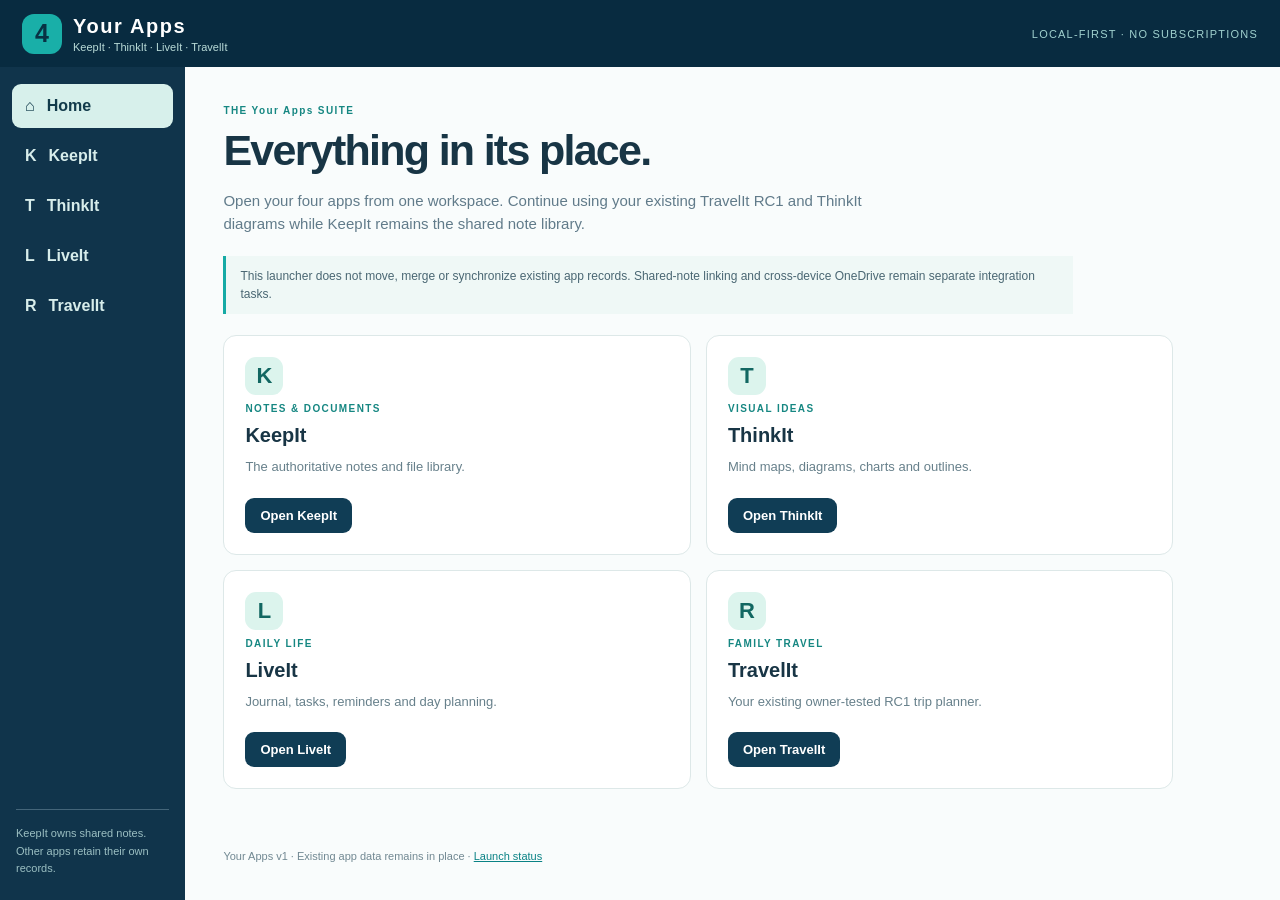
<file: apps/index.html>
<!doctype html>
<html lang="en"><head><meta charset="utf-8"><meta name="viewport" content="width=device-width,initial-scale=1,viewport-fit=cover"><meta name="theme-color" content="#113149"><title>Your Apps — KeepIt · ThinkIt · LiveIt · TravelIt</title><meta name="description" content="KeepIt, ThinkIt, LiveIt and TravelIt from one suite."><meta http-equiv="Content-Security-Policy" content="default-src 'self'; script-src 'self'; style-src 'self'; img-src 'self' data:; connect-src 'self'; frame-src 'self'; object-src 'none'; base-uri 'none'"><link rel="manifest" href="./manifest.webmanifest"><link rel="icon" href="./icon.svg" type="image/svg+xml"><link rel="stylesheet" href="./style.css"></head>
<body><header class="top"><a class="brand" href="./"><b class="logo">4</b><span><strong>Your Apps</strong><small>KeepIt · ThinkIt · LiveIt · TravelIt</small></span></a><span class="topright">Local-first · No subscriptions</span></header>
<div class="layout"><nav aria-label="Apps" class="nav"><button type="button" data-app="home" aria-current="page">⌂ <span>Home</span></button><button type="button" data-app="keepit">K <span>KeepIt</span></button><button type="button" data-app="thinkit">T <span>ThinkIt</span></button><button type="button" data-app="liveit">L <span>LiveIt</span></button><button type="button" data-app="travelit">R <span>TravelIt</span></button><p class="navnote">KeepIt owns shared notes. Other apps retain their own records.</p></nav>
<main><section id="home"><div class="eyebrow">THE Your Apps SUITE</div><h1>Everything in its place.</h1><p class="lead">Open your four apps from one workspace. Continue using your existing TravelIt RC1 and ThinkIt diagrams while KeepIt remains the shared note library.</p><p class="notice">This launcher does not move, merge or synchronize existing app records. Shared-note linking and cross-device OneDrive remain separate integration tasks.</p>
<div class="cards"><article><div class="symbol">K</div><div class="meta">NOTES &amp; DOCUMENTS</div><h2>KeepIt</h2><p>The authoritative notes and file library.</p><a href="https://kdg-007.github.io/" target="_blank" rel="noopener noreferrer">Open KeepIt</a></article><article><div class="symbol">T</div><div class="meta">VISUAL IDEAS</div><h2>ThinkIt</h2><p>Mind maps, diagrams, charts and outlines.</p><a href="/thinkit/" target="_blank" rel="noopener noreferrer">Open ThinkIt</a></article><article><div class="symbol">L</div><div class="meta">DAILY LIFE</div><h2>LiveIt</h2><p>Journal, tasks, reminders and day planning.</p><a href="https://kdg-007.github.io/partners/liveit/thinkit/1a26c53e24e1b903260b/index.html" target="_blank" rel="noopener noreferrer">Open LiveIt</a></article><article><div class="symbol">R</div><div class="meta">FAMILY TRAVEL</div><h2>TravelIt</h2><p>Your existing owner-tested RC1 trip planner.</p><a href="/" target="_blank" rel="noopener noreferrer">Open TravelIt</a></article></div></section>
<section id="active" hidden><div class="apphead"><div><div id="group" class="eyebrow"></div><h1 id="appname">Workspace</h1><p id="summary"></p></div><a id="full" href="/" target="_blank" rel="noopener noreferrer">Open full screen</a></div><p id="status" class="status"></p><div id="pane" hidden><iframe id="appframe" title="App workspace" loading="eager"></iframe></div><div id="external" hidden><h2 id="externalname"></h2><p>Open this application directly so it can use its existing browser storage and account permissions. No migration or sign-in is performed by Your Apps.</p><a id="externalurl" href="/" target="_blank" rel="noopener noreferrer">Open application</a></div><details><summary>Data ownership and shared notes</summary><p id="data"></p><p id="notes"></p></details></section>
<footer>Your Apps v1 · Existing app data remains in place · <a href="https://github.com/kdg-007/keepit-build-private/issues/22" target="_blank" rel="noopener noreferrer">Launch status</a></footer></main></div><script type="module" src="./app.js"></script></body></html>
</file>
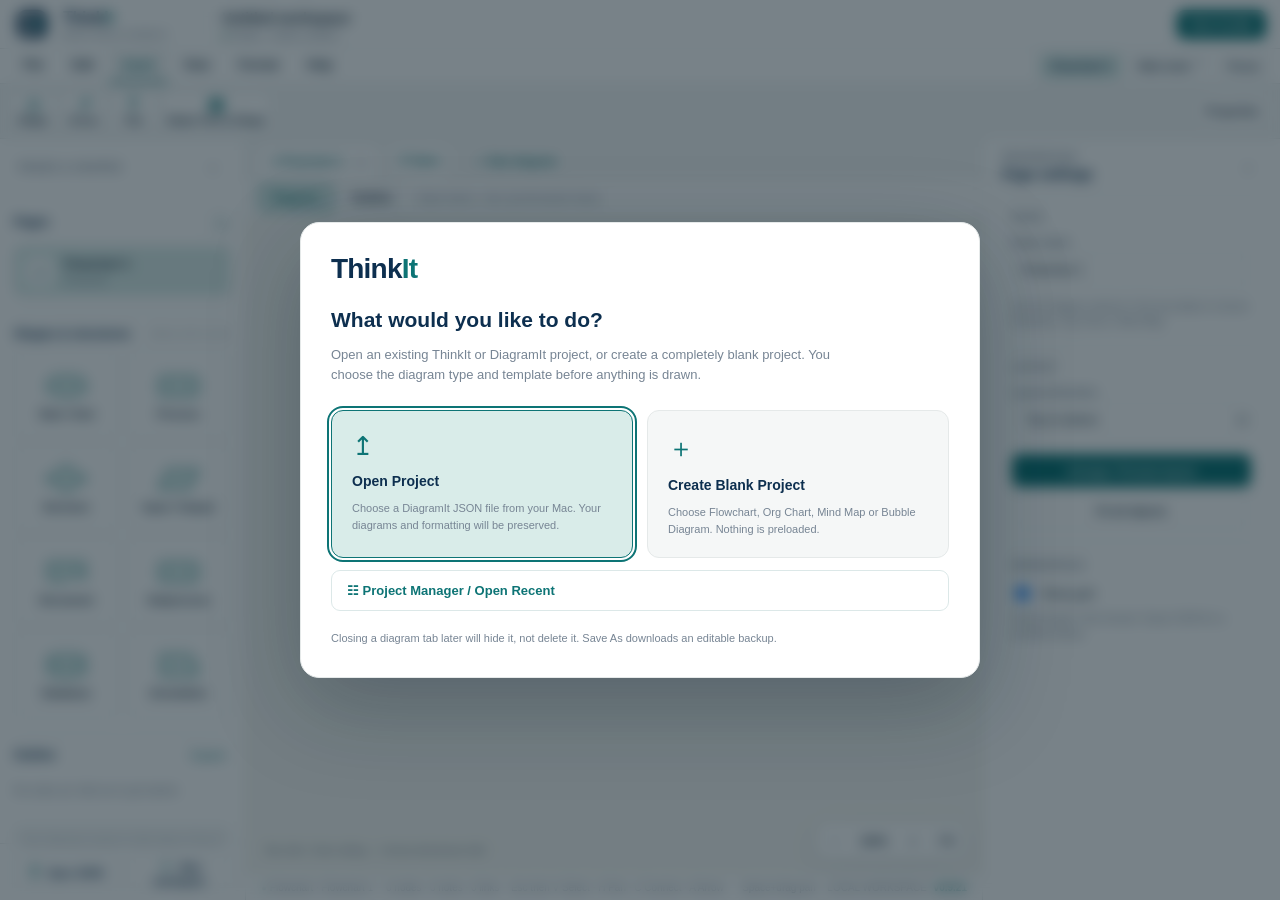
<file: thinkit/index.html>
<!doctype html><html lang="en"><head><meta charset="utf-8"><meta name="viewport" content="width=device-width,initial-scale=1"><title>ThinkIt</title><meta http-equiv="refresh" content="0;url=./t42c1-11eee8e45cad/index.html"></head><body><p><a href="./t42c1-11eee8e45cad/index.html">Open ThinkIt</a></p><script>location.replace("./t42c1-11eee8e45cad/index.html"+location.search+location.hash)</script></body></html>
</file>
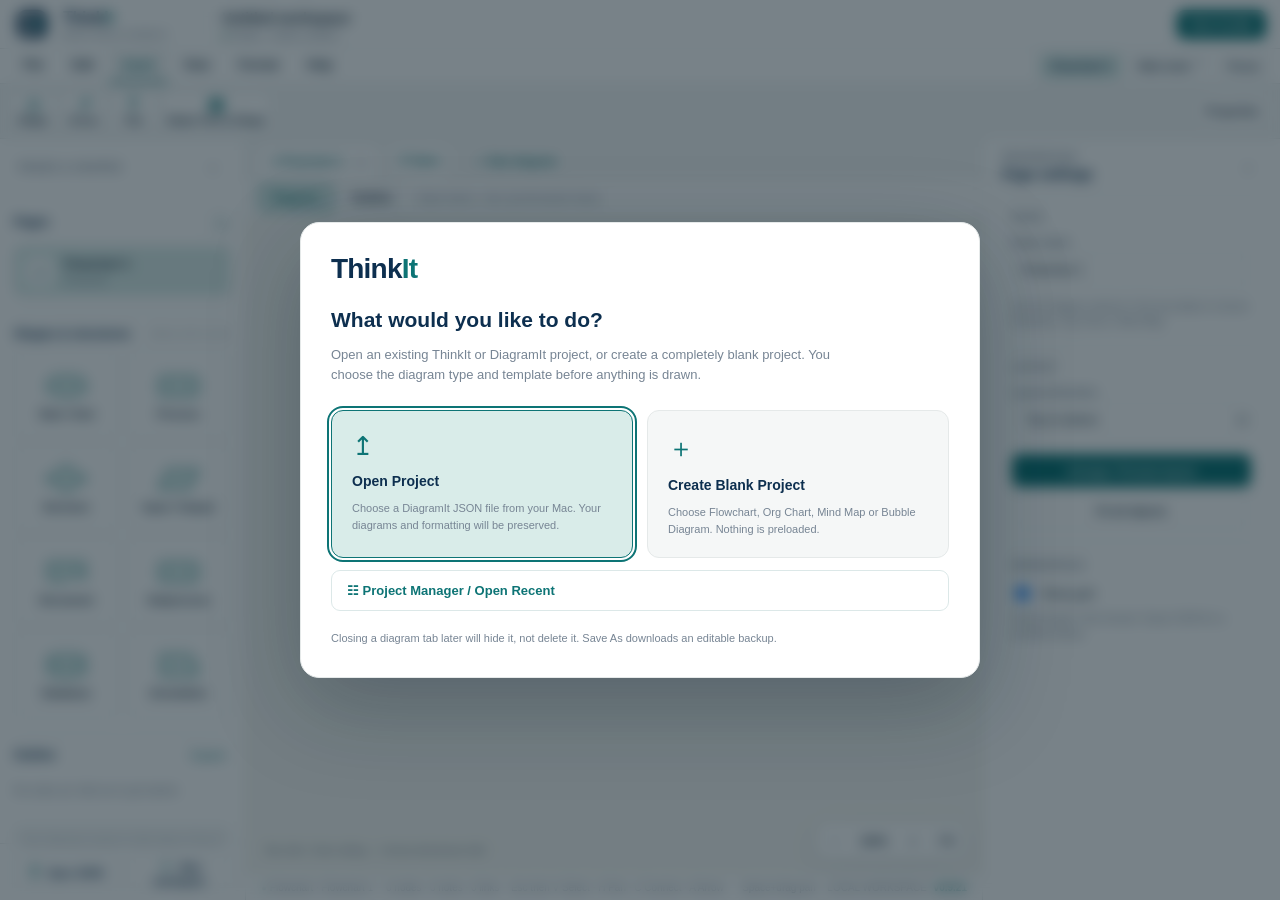
<file: thinkit/t42c1-11eee8e45cad/index.html>
<!DOCTYPE html>

<html lang="en"><head><meta charset="utf-8"/><meta content="width=device-width, initial-scale=1" name="viewport"/><meta content="#0D2F4F" name="theme-color"/><title>ThinkIt · v0.9.21</title><link href="/thinkit/t42c1-11eee8e45cad/assets/thinkit-0.css" rel="stylesheet"/><link href="[data-uri]" rel="icon" type="image/png"/><link href="/thinkit/t42c1-11eee8e45cad/assets/thinkit-1.css" rel="stylesheet"/><link rel="manifest" href="./manifest.webmanifest"/><script defer src="./standalone-bootstrap.js"></script></head>
<body data-theme="light">
<div id="app"><button class="di-focus-exit" id="diFocusExit" type="button">Exit Focus · Esc</button>
<header class="topbar">
<button class="icon-btn mobile-menu" id="mobileMenu" type="button" aria-label="Open Pages & Shapes panel" aria-controls="leftSidebar" aria-expanded="false" title="Show Pages & Shapes">☰</button>
<div class="brand"><span aria-hidden="true" class="brand-mark diagramit-mark"><svg height="36" viewbox="0 0 48 48" width="36"><rect fill="#0D2F4F" height="38" rx="12" width="40" x="4" y="5"></rect><path d="M14 13 H24 C36 13 37 35 24 35 H14 Z" fill="none" stroke="#F7F7F3" stroke-linejoin="round" stroke-width="4.5"></path><path d="M18 24 H35" stroke="#21B6B0" stroke-width="3"></path><circle cx="35" cy="24" fill="#21B6B0" r="4"></circle></svg></span><div class="brand-text"><strong>Think<span class="brand-accent">It</span></strong><small>MAKE IDEAS CONNECT</small></div></div>
<span class="header-sep"></span>
<div class="document-title-wrap"><input aria-label="Document title" class="document-title" id="docName" spellcheck="false" title="Rename document" value="DiagramIt Workspace"/><span class="save-status" id="saveStatus" title="This version saves only on this device"><span class="status-dot"></span>Checking local storage…</span></div>
<div class="header-actions">
<button aria-label="Undo" class="icon-btn" id="btnUndo" title="Undo (⌘Z)">↶</button><button aria-label="Redo" class="icon-btn" id="btnRedo" title="Redo (⇧⌘Z)">↷</button>
<span class="header-sep compact-sep"></span><button class="quiet-btn" id="btnCommand" title="Command palette (⌘K)"><span class="magnify">⌕</span> <span class="hide-narrow">Commands</span> <kbd>⌘K</kbd></button>
<button class="top-btn top-btn-outline" id="btnExport">Export <span class="chevron">⌄</span></button><button class="top-btn top-btn-primary" id="btnSave">Save <span class="hide-narrow">locally</span></button>
<button class="top-btn top-btn-outline" id="bubbleOpenTop" style="display:none" title="Open DiagramIt project">Open JSON</button><button class="top-btn top-btn-outline" id="bubbleModeTop" style="display:none" title="Change diagram type">◯ Bubble Diagram ▾</button><button aria-label="Toggle dark mode" class="icon-btn" id="btnTheme" title="Toggle dark mode">◐</button>
<button class="icon-btn" id="btnHelp" title="Help and shortcuts">?</button>
</div>
</header>
<nav aria-label="Application menus" class="di-menubar" id="diMenuBar">
<div class="di-menu-tabs" id="diMenuTabs" role="menubar"></div>
<div class="di-menu-spacer"></div>
<button class="di-mode-badge" id="diActiveMode" title="Current diagram type; create or switch diagrams" type="button">Flowchart ▾</button>
<button aria-expanded="true" class="di-quiet" id="diRibbonToggle" title="Hide or show tools (⌘\)" type="button">Hide tools <span aria-hidden="true">⌃</span></button>
<button aria-pressed="false" class="di-quiet" id="diFocusToggle" title="Focus mode (Shift+F)" type="button">Focus</button>
<div class="di-menu-popup" hidden="" id="diMenuPopup" role="menu"></div>
</nav>
<section aria-label="Contextual tools" class="di-ribbon" id="diRibbon">
<div class="di-ribbon-content" id="diRibbonContent"></div>
<div class="di-ribbon-end"><button class="di-ribbon-inspector di-quiet" id="diInspectorToggle" title="Show or hide Properties" type="button">Properties</button></div>
</section>
<main class="workspace">
<button class="di-mobile-panel-backdrop" id="diMobilePanelBackdrop" type="button" aria-label="Close open side panel" hidden></button>
<aside aria-label="Diagram library" class="sidebar left-sidebar" id="leftSidebar"><div aria-label="Resize shape library" class="panel-resizer left-resizer" id="leftResizer" role="separator" title="Drag to resize sidebar"></div>
<div class="sidebar-top"><div class="sidebar-title">PAGES &amp; SHAPES</div><button class="collapse-btn" id="leftCollapse" type="button" aria-label="Close Pages &amp; Shapes panel" title="Close Pages &amp; Shapes panel"><span class="di-desktop-collapse" aria-hidden="true">‹</span><span class="di-mobile-close-label" aria-hidden="true">✕ Close</span></button></div>
<div class="sidebar-scroll">
<div class="section-title-row"><div class="sidebar-heading">Pages</div><button class="small-action" id="btnNewPage" title="Create new diagram page">＋</button></div>
<div class="page-list" id="pageList"></div>
<div class="sidebar-divider"></div>
<div class="section-title-row"><div class="sidebar-heading">Shapes &amp; structures</div><span class="tiny-hint">DRAG OR CLICK</span></div>
<div class="shape-library" id="shapeLibrary"></div>
<div class="sidebar-divider"></div>
<div class="section-title-row"><div class="sidebar-heading">Outline</div><button class="mind-notes-trigger" hidden="" id="btnMindNotes" title="Open searchable Outline &amp; Notes">Notes</button><button class="mini-text-btn" id="btnOutlineExpand" title="Expand all branches">Expand</button></div>
<div class="outline-tree" id="outlineTree"></div>
<div class="sidebar-bottom-note">Your diagrams remain on this device. Export a DiagramIt JSON backup to move them to another computer.</div>
</div>
<div class="left-footer"><button class="footer-action" id="btnImport" title="Open a saved DiagramIt JSON project"><span>↥</span> Open JSON</button><button class="footer-action" id="btnNewDoc" title="Create new workspace"><span>＋</span> New workspace</button></div>
</aside>
<section class="editor-shell">
<div class="editor-toolbar">
<div class="tool-set"><button class="tool-btn panel-toggle" id="btnLeftToggle" title="Show or hide Pages &amp; Shapes"><span class="tool-ico">☷</span><span>Pages &amp; Shapes</span></button><button class="tool-btn" id="btnNewPageTop" title="Create a new diagram page"><span class="tool-ico">＋</span><span>New page</span></button></div><div class="toolbar-rule"></div><div class="tool-set"><button class="tool-btn" id="btnConnect" title="Add a directional arrow between nodes (C)"><span class="tool-ico">↗</span><span class="tool-label">Connect</span></button><button class="tool-btn" id="btnArrow" title="Draw a free-standing arrow anywhere (A)"><span class="tool-ico">➜</span><span class="tool-label">Free arrow</span></button></div>
<div class="toolbar-rule"></div>
<div class="tool-set"><button class="tool-btn" id="btnFormatPainter" title="Copy selected node formatting, then click target (⌘⌥C)"><span class="tool-ico">♧</span><span>Format painter</span></button><button class="tool-btn" id="btnTextBox" title="Add a free text box (T)"><span class="tool-ico">T</span><span>Text box</span></button><button class="tool-btn" id="btnAttachText" title="Attach a caption to the selected shape"><span class="tool-ico">▤</span><span>Attach text</span></button><button class="toolbar-btn" id="btnQuickAdd" title="Add node"><span class="plus-glyph">＋</span> Add node</button><button class="toolbar-btn organize-btn" id="btnAutoLayout" title="Organize diagram: arrangement, hierarchy and spacing">▦ <span class="hide-narrow">Organize ▾</span></button><button class="toolbar-btn" hidden="" id="btnDepartment" title="Create a department and attach to the team structure">＋ Department</button><button class="icon-btn toolbar-icon" id="btnGroup" title="Group selected nodes (⌘G)">▣</button><button class="icon-btn toolbar-icon" id="btnUngroup" title="Ungroup (⇧⌘G)">▫</button></div>
<div class="toolbar-spacer"></div>
<button class="mode-pill mode-button" id="modePill" title="Change diagram type or create a new diagram">Diagram: Flowchart ▾</button>
<button class="icon-btn toolbar-icon" id="btnGrid" title="Toggle grid">⊞</button>
<button class="tool-btn panel-toggle" id="btnRightToggle" title="Show or hide Properties panel">⚙ <span>Properties</span></button>
</div>
<div aria-label="Open diagram tabs" class="page-tabs" id="pageTabs"></div>
<div class="di-no-open-page" id="diNoOpenPage"><span style="font-size:42px;color:var(--teal)">◇</span><h2>Your workspace is clear</h2><p>Closed diagram tabs are still in this project. Reopen any diagram without losing its objects, or create a new one.</p><button id="diEmptyOpen" type="button">Open a diagram</button></div><iframe id="bubbleFrame" loading="eager" referrerpolicy="no-referrer" style="display:none" title="Bubble Diagram architectural programming workspace"></iframe><div id="t22ViewBar" class="t22-view-bar" role="group" aria-label="Workspace view" hidden>
  <button type="button" id="t22DiagramBtn" aria-pressed="true">Diagram</button>
  <button type="button" id="t22OutlineBtn" aria-pressed="false">Outline</button>
  <span class="t22-view-help">Same items · two synchronized views</span>
</div>
<section id="t22OutlinePanel" class="t22-outline-panel" aria-label="Editable numbered outline" hidden>
  <div class="t22-outline-tools">
    <button type="button" id="t22AddRoot">+ Item</button>
    <button type="button" id="t22AddChild">+ Subitem</button>
    <button type="button" id="t22Indent">Indent</button>
    <button type="button" id="t22Outdent">Outdent</button>
    <button type="button" id="t22GroupFlow" hidden>Set WBS group…</button>
    <button type="button" id="t22MoveUp">Move up</button>
    <button type="button" id="t22MoveDown">Move down</button>
    <button type="button" id="t22Delete">Delete</button>
    <label class="t22-outline-preset">Numbering <select id="t22Preset" aria-label="WBS numbering preset"><option value="standard">1.1</option><option value="padded">01.01</option><option value="work-package">WP-01.01</option><option value="custom">Custom</option></select></label>
    <label class="t22-outline-code-label">Code column <input id="t22CodeLabel" type="text" maxlength="64" aria-label="WBS code column name" placeholder="WBS" /></label>
    <button type="button" id="t22NumberingOptions" aria-label="Advanced WBS numbering options">Numbering options…</button>
    <button type="button" id="t22ExportCsv" aria-label="Export entire outline as CSV">Export CSV</button>
    <button type="button" id="t22PrintOutline" aria-label="Print entire outline">Print outline</button>
    <label class="t22-col-toggle"><input id="t22ShowDeps" type="checkbox" checked> Details</label>
    <label class="t22-col-toggle"><input id="t22ShowParent" type="checkbox" checked> Parent</label>
    <label class="t22-outline-filter">Find <input id="t22Search" type="search" placeholder="Code or item name" aria-label="Search outline"></label>
  </div>
  <div class="t22-outline-head" role="row">
    <div role="columnheader" id="t22CodeHead">WBS</div>
    <div role="columnheader" id="t22NameHead">Item / Activity Name</div>
    <div role="columnheader" id="t22DepsHead">Dependencies</div>
    <div role="columnheader" id="t22ParentHead">Parent / Reports to</div>
  </div>
  <div id="t22OutlineScroll" class="t22-outline-scroll" role="treegrid" tabindex="0" aria-label="Numbered outline table" aria-rowcount="0">
    <div id="t22OutlineRows" class="t22-outline-rows"></div>
  </div>
  <details id="t22Issues" class="t22-issues" hidden><summary id="t22IssuesSummary">WBS issues</summary><div id="t22IssueRows" class="t22-issue-rows"></div></details>
  <div id="t22OutlineStatus" class="t22-outline-status" role="status" aria-live="polite">Ready</div>
</section>
<div class="canvas-wrap" id="canvasWrap">
<svg aria-label="Interactive diagram canvas" id="diagramSvg" role="application" tabindex="0" xmlns="http://www.w3.org/2000/svg"><defs><pattern height="24" id="gridPattern" patternunits="userSpaceOnUse" width="24"><circle cx="1" cy="1" fill="var(--grid-dot)" r="0.9"></circle></pattern><marker id="arrowMarker" markerheight="7" markerwidth="7" orient="auto-start-reverse" refx="9" refy="5" viewbox="0 0 10 10"><path d="M0 0 L10 5 L0 10 Z" fill="var(--line-strong)"></path></marker><marker id="arrowAccent" markerheight="7" markerwidth="7" orient="auto-start-reverse" refx="9" refy="5" viewbox="0 0 10 10"><path d="M0 0 L10 5 L0 10 Z" fill="var(--teal)"></path></marker><marker id="diagramitArrow_filled" markerheight="8" markerwidth="8" orient="auto-start-reverse" refx="11" refy="6" viewbox="0 0 12 12"><path d="M1 1 L11 6 L1 11 Z" fill="#38586D" stroke="#38586D" stroke-width="1"></path></marker><marker id="diagramitArrow_open" markerheight="8" markerwidth="8" orient="auto-start-reverse" refx="11" refy="6" viewbox="0 0 12 12"><path d="M1 1 L11 6 L1 11" fill="none" stroke="#38586D" stroke-width="1.7"></path></marker><marker id="diagramitArrow_diamond" markerheight="8" markerwidth="8" orient="auto-start-reverse" refx="10" refy="6" viewbox="0 0 12 12"><path d="M1 6 L6 1 L11 6 L6 11 Z" fill="#38586D" stroke="#38586D" stroke-width="1"></path></marker></defs><rect fill="transparent" height="100%" id="canvasBackground" width="100%" x="0" y="0"></rect><g id="camera"><g id="gridLayer"></g><g id="previewLayer"></g><g id="edgeLayer"></g><g id="nodeLayer"></g><g id="overlayLayer"></g></g></svg>
<div class="floating-selection" hidden="" id="selectionToolbar"><span id="selectionCount">1 selected</span><span class="float-line"></span><button id="floatEdit" title="Edit text (F2)">Edit</button><button id="floatChild" title="Add connected child (Tab)">＋ Child</button><button id="floatDuplicate" title="Duplicate (⌘D)">⧉</button><button id="floatDelete" title="Delete selected objects">⌫</button></div>
<div class="empty-hint" hidden="" id="emptyHint"><span class="empty-symbol">◇</span><strong>Start with a shape</strong><span>Choose a shape on the left or press the Add node button.</span></div>
<div aria-live="polite" class="toast" id="toast" role="status"></div>
<div class="canvas-bottom-left"><span class="canvas-guide" id="modeNote">Drag shapes onto the canvas · Connect from circular ports</span></div>
<div class="zoom-controls"><button id="btnZoomOut" title="Zoom out">−</button><span id="zoomValue">100%</span><button id="btnZoomIn" title="Zoom in">+</button><span class="zoom-rule"></span><button id="btnFit" title="Fit diagram (⇧1)">Fit</button></div>
</div>
<div class="statusbar"><div><span class="ready-light">●</span> <span id="statusMode">Ready</span><span class="status-sep">·</span><span id="statusCounts">0 nodes</span></div><span class="status-tip">Esc then V Select · H Pan · C Connect · A Arrow <span class="status-sep">·</span> Space+drag pan</span><div>LOCAL WORKSPACE <span class="version-tag">v0.9.21</span></div></div>
</section>
<aside aria-label="Properties inspector" class="sidebar inspector" id="inspector"><div aria-label="Resize inspector" class="panel-resizer right-resizer" id="rightResizer" role="separator" title="Drag to resize inspector"></div>
<div class="sidebar-top"><div><div class="sidebar-title">PROPERTIES</div><div class="inspector-subheading" id="inspectorType">Canvas properties</div></div><button class="collapse-btn" id="rightCollapse" type="button" aria-label="Close Properties panel" title="Close Properties panel"><span class="di-desktop-collapse" aria-hidden="true">›</span><span class="di-mobile-close-label" aria-hidden="true">✕ Close</span></button></div>
<div class="inspector-content" id="inspectorContent"></div>
</aside>
</main>
</div>
<input accept=".json,application/json" hidden="" id="fileInput" type="file"/>
<div hidden="" id="modalRoot"></div>
<div aria-labelledby="diStartTitle" aria-modal="true" class="di-start-screen" hidden="" id="diStartScreen" role="dialog">
<div class="di-start-card"><div class="di-start-logo">Think<b>It</b></div>
<h1 id="diStartTitle">What would you like to do?</h1><p>Open an existing ThinkIt or DiagramIt project, or create a completely blank project. You choose the diagram type and template before anything is drawn.</p>
<div class="di-start-actions"><button class="di-start-action" id="diStartOpen" type="button"><span class="di-start-icon">↥</span><strong>Open Project</strong><small>Choose a DiagramIt JSON file from your Mac. Your diagrams and formatting will be preserved.</small></button>
<button class="di-start-action" id="diStartCreate" type="button"><span class="di-start-icon">＋</span><strong>Create Blank Project</strong><small>Choose Flowchart, Org Chart, Mind Map or Bubble Diagram. Nothing is preloaded.</small></button></div>
<button class="di-start-resume" id="diStartRecent" type="button">☷ Project Manager / Open Recent</button>
<button class="di-start-resume" hidden="" id="diStartResume" type="button">↪ Resume the project saved on this device</button>
<p class="di-start-foot">Closing a diagram tab later will hide it, not delete it. Save As downloads an editable backup.</p></div>
</div>
<script defer="" src="/thinkit/t42c1-11eee8e45cad/assets/thinkit-0.js"></script>
<script defer="" src="/thinkit/t42c1-11eee8e45cad/assets/thinkit-1.js"></script>
<link href="/thinkit/t42c1-11eee8e45cad/assets/outline-workspace.css" rel="stylesheet"/><script defer="" src="/thinkit/t42c1-11eee8e45cad/assets/outline-wbs.js"></script>
<script defer="" src="/thinkit/t42c1-11eee8e45cad/assets/thinkit-2.js"></script>
</body></html>
</file>
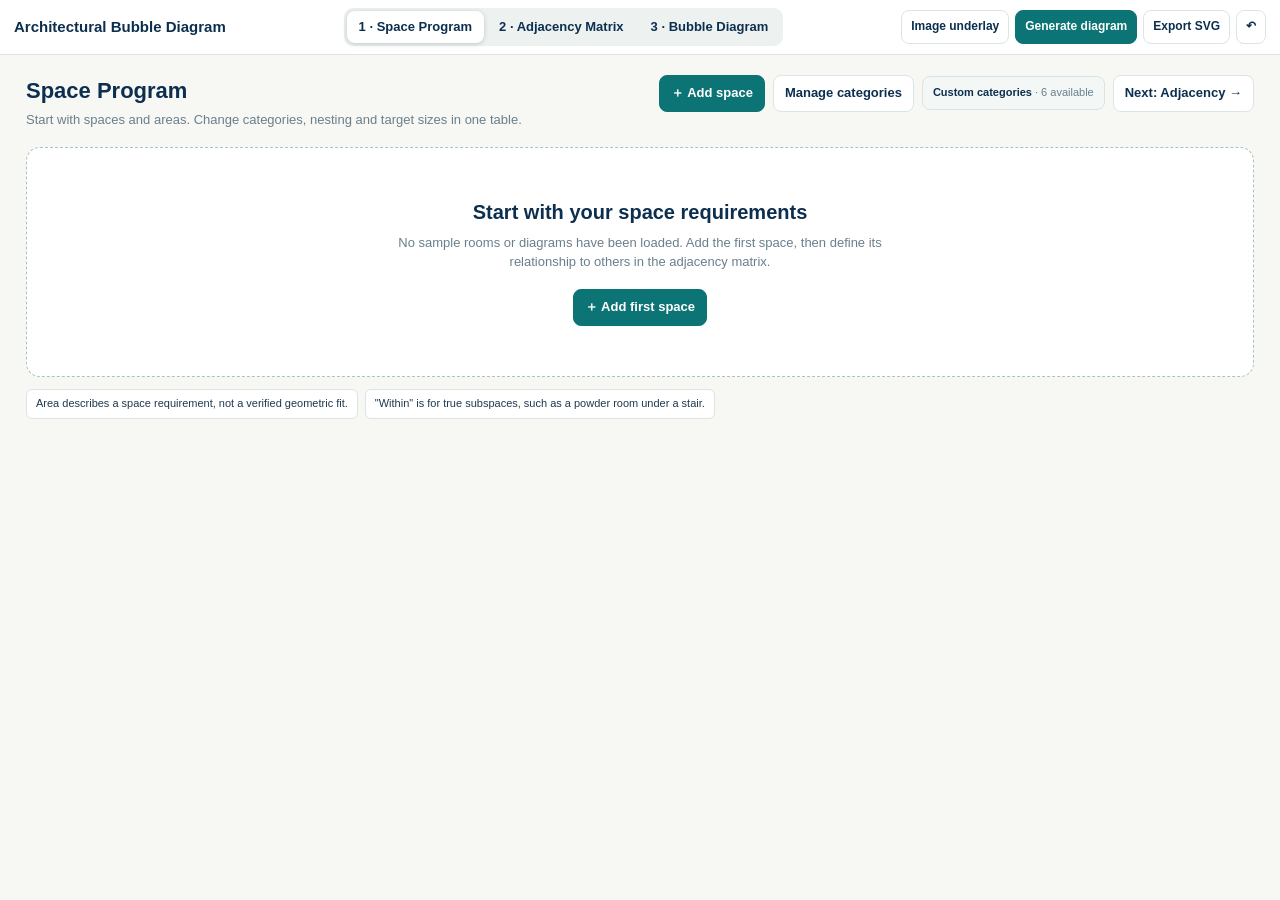
<file: thinkit/t42c1-11eee8e45cad/bubble.html>
<!DOCTYPE html>
<html lang="en"><head><meta charset="utf-8"/><meta content="width=device-width, initial-scale=1" name="viewport"/><title>DiagramIt · Bubble workspace v0.9.3</title>
<link href="/thinkit/t42c1-11eee8e45cad/assets/bubble-0.css" rel="stylesheet"/><link href="/thinkit/t42c1-11eee8e45cad/assets/bubble-1.css" rel="stylesheet"/>
<link href="/thinkit/t42c1-11eee8e45cad/assets/bubble-2.css" rel="stylesheet"/>
<link href="/thinkit/t42c1-11eee8e45cad/assets/bubble-3.css" rel="stylesheet"/>
</head><body><script defer="" src="/thinkit/t42c1-11eee8e45cad/assets/bubble-0.js"></script><div class="app">
<header class="top"><div class="top-title">Architectural Bubble Diagram</div><div class="tabs" role="tablist"><button data-view="program" id="tabProgram">1 · Space Program</button><button data-view="matrix" id="tabMatrix">2 · Adjacency Matrix</button><button data-view="canvas" id="tabCanvas">3 · Bubble Diagram</button></div><div class="actions"><button id="importPlanBtn">Image underlay</button><button class="primary" id="generateBtn">Generate diagram</button><button id="exportSvgBtn">Export SVG</button><button id="undoBtn" title="Undo">↶</button></div></header>
<main class="workspace">
<section class="sheet hidden" id="programSheet"><div class="sheet-wrap"><div class="sheet-header"><div><h2>Space Program</h2><p>Start with spaces and areas. Change categories, nesting and target sizes in one table.</p></div><div class="sheet-ctrl"><button class="primary" id="addSpaceProgram">＋ Add space</button><button id="addZoneBtn">Manage categories</button><span class="template-note" id="zoneTemplateNotice"></span><button id="goMatrixBtn">Next: Adjacency →</button></div></div><div class="table-frame" id="programTableFrame"><table><thead><tr><th style="width:63px">ID</th><th class="program-name">Space / Activity</th><th style="width:108px">Target area (m²)</th><th style="width:145px">Functional zone</th><th style="width:160px">Within / Parent space</th><th style="width:120px">Bubble shape</th><th style="width:72px"></th></tr></thead><tbody id="programRows"></tbody></table></div><div class="empty hidden" id="programEmpty"><strong>Start with your space requirements</strong><p>No sample rooms or diagrams have been loaded. Add the first space, then define its relationship to others in the adjacency matrix.</p><button class="primary" id="firstSpace">＋ Add first space</button></div><div class="legend"><span>Area describes a space requirement, not a verified geometric fit.</span><span>"Within" is for true subspaces, such as a powder room under a stair.</span></div></div></section>
<section class="sheet hidden" id="matrixSheet"><div class="sheet-wrap"><div class="sheet-header"><div><h2>Adjacency Matrix</h2><p>Define desired proximity or separation. Generate once, then refine positions without restarting the concept.</p></div><div class="sheet-ctrl"><label class="small" for="matrixHeaderMode">Column headings</label><select aria-label="Matrix column display" id="matrixHeaderMode"><option value="names">Full space names</option><option value="abbrev">Abbreviated names</option><option value="numbers">Numbers</option></select><button id="addSpaceMatrix">＋ Add space</button><button id="auditMatrixBtn" title="Inspect program, AEIOUX relationships and diagram positions without altering the arrangement">Review layout</button><button id="ratingDefaultsMatrix" title="Define connector styles for each adjacency rating">Line defaults A–X</button><button id="editZonesMatrixBtn" title="Edit KDG functional zones and their properties">Zones &amp; colors</button><button id="goProgramBtn">Edit program</button><button class="primary" id="generateMatrixBtn">Generate bubble diagram →</button></div></div><div class="row hidden" id="matrixNavigator" style="padding:9px 12px;background:#f0f5f4;border:1px solid #d7e3e1;border-radius:8px;margin:8px 0;gap:10px;align-items:center;flex-wrap:wrap"><span aria-live="polite" class="small" id="matrixRangeText"></span><button aria-label="Previous matrix rows" id="matrixPrevRows" type="button">← Previous rows</button><button aria-label="Next matrix rows" id="matrixNextRows" type="button">Next rows →</button><label class="small" for="matrixJumpRow">Show space number</label><input aria-label="Jump to matrix space row" id="matrixJumpRow" min="1" step="1" style="max-width:85px" type="number"/><button id="matrixGoRowBtn" type="button">Go</button><span class="small" style="color:#667d83">All ratings remain available; only visible rows are drawn.</span></div><div class="empty hidden" id="matrixEmpty"><strong>Add spaces first</strong><p>The matrix will grow automatically as you add rooms or activities. All starting relationships are unassigned (U).</p><button class="primary" id="emptyAdd">＋ Add first space</button></div><div class="table-frame" id="matrixTableFrame"><table class="matrix-table"><thead id="matrixHead"></thead><tbody id="matrixBody"></tbody></table></div><div class="legend"><span class="rate-A">A · Must be adjacent</span><span class="rate-E">E · Especially close</span><span class="rate-I">I · Important</span><span class="rate-O">O · Ordinary</span><span class="rate-U">U · Unimportant</span><span class="rate-X">X · Avoid adjacency</span></div><p class="small" style="margin-top:10px">Change the upper-triangle cells. Ratings are symmetric and indicate proximity—not the direction of movement. Circulation arrows are added independently on the diagram canvas.</p></div></section>
<section class="canvas-layout hidden" id="canvasPage"><div class="canvas-pane"><div class="canvas-toolbar"><button id="backMatrixBtn">← Matrix</button><button id="auditCanvasBtn" title="Review required adjacencies and layout risks without moving spaces">Review layout</button><button class="choice" id="selectToolBtn">Select</button><select aria-label="Architectural line type" class="diagram-selector" id="semanticArrowPreset" title="Choose meaning before connecting spaces"></select><select aria-label="Graphic arrow appearance" class="diagram-selector" id="graphicArrowStyle" title="Visual arrow style — separate from its architectural meaning"></select><button class="choice" id="arrowToolBtn">Draw line / arrow</button><button class="choice" id="paintBtn" title="Copy style from a bubble or line, then click matching destination">◈ Format painter</button><button class="choice" id="ratingDefaultsCanvas" title="Manage default connector styles for A E I O U X">Line defaults A–X</button><button id="addCanvasSpaceBtn">＋ Bubble</button><button id="editZonesCanvasBtn" title="Edit zone names, groups, CAD layers and colors">Zones &amp; colors</button><button id="addTextNoteBtn" title="Insert a freely positioned text note">＋ Text note</button><button id="envGallerySun" title="Insert an editable sun-path illustration">☼ Sun</button><button id="envGalleryWind" title="Insert an editable wind-flow illustration">≋ Wind</button><label class="small show-area-toggle"><input id="showAreasToggle" type="checkbox"/> Show areas</label><select id="themeSelect" title="Presentation style"><option value="formal">Formal</option><option value="sketch">Sketch</option></select><label class="small hidden" id="sketchIntensityWrap">Sketch character <select id="sketchIntensity" title="How expressive the hand-drawn strokes should be"><option value="1">Light pencil</option><option value="2">Loose sketch</option><option value="3">Freehand marker</option></select></label><label class="small">Size mode <select id="sizingMode"><option value="area">Proportional to area</option><option value="conceptual">Conceptual / free sizing</option></select></label><label class="small">Diagram scale <input id="bubbleScaleRange" max="2.4" min="0.45" step="0.05" style="width:90px;vertical-align:middle" type="range"/></label><button id="fitBtn">Fit</button><button id="overlayBtn">Underlay</button></div><div class="canvas-panel"><svg aria-label="Editable bubble diagram workspace" id="diagram" role="img" tabindex="0" viewbox="0 0 1100 790"></svg><div class="floating">Click a bubble to edit its name · Drag to move · <strong>Option + drag</strong> duplicates · Delete removes · Resize / rotate / edit outline in Properties.</div><div class="toast hidden" id="toast"></div></div><div class="status"><span id="statusSummary">No diagram yet</span><span>Conceptual arrangement — not a dimensioned floor plan</span></div></div><aside class="inspector"><h3 id="inspectorHeading">Diagram settings</h3><div id="inspectorBody"></div></aside></section>
</main><aside aria-label="Bubble diagram layout review" aria-modal="false" class="review-panel hidden" id="auditPanel" role="dialog"></aside><input accept="image/*" class="hidden" id="underlayFile" type="file">
<script defer="" src="/thinkit/t42c1-11eee8e45cad/assets/bubble-1.js"></script>
<script defer="" src="/thinkit/t42c1-11eee8e45cad/assets/bubble-2.js"></script></input></div></body></html>
</file>
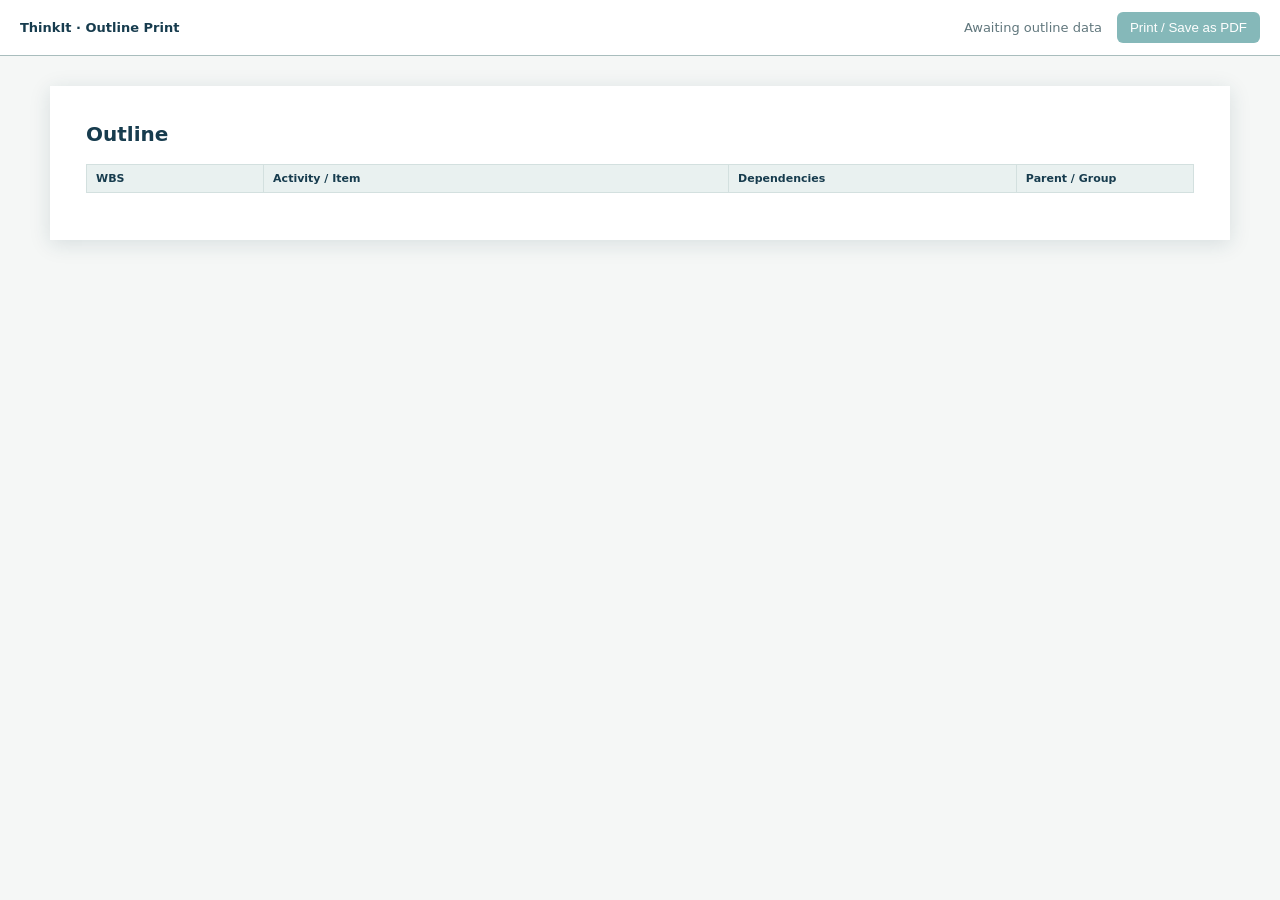
<file: thinkit/t42c1-11eee8e45cad/outline-print.html>
<!doctype html><html lang="en"><head><meta charset="utf-8"><meta name="referrer" content="no-referrer"><meta name="viewport" content="width=device-width,initial-scale=1"><title>ThinkIt Outline Print</title><link rel="stylesheet" href="/thinkit/t42c1-11eee8e45cad/assets/outline-print.css"><script defer src="/thinkit/t42c1-11eee8e45cad/assets/outline-print.js"></script></head><body><div class="controls"><strong>ThinkIt · Outline Print</strong><span id="state" role="status">Awaiting outline data</span><button id="print" type="button" disabled>Print / Save as PDF</button></div><main><h1 id="title">Outline</h1><p id="mode"></p><table><thead><tr><th id="codeHead">WBS</th><th id="nameHead">Activity / Item</th><th id="depsHead">Dependencies</th><th id="parentHead">Parent / Group</th></tr></thead><tbody id="rows"></tbody></table><p id="footer"></p></main></body></html>
</file>
<file: apps/style.css>
:root{font-family:-apple-system,BlinkMacSystemFont,"Segoe UI",Arial,sans-serif;color:#183545;background:#f9fcfc}*{box-sizing:border-box}body{margin:0}a{color:inherit}button{font:inherit;cursor:pointer}.top{height:67px;background:#082b40;color:#fff;display:flex;align-items:center;justify-content:space-between;padding:11px 22px}.brand{display:flex;align-items:center;gap:11px;text-decoration:none}.logo{height:40px;width:40px;display:grid;place-items:center;background:#19afa8;border-radius:12px;font-size:25px;color:#083244}.brand strong{display:block;font-size:20px;letter-spacing:.08em}.brand small{display:block;color:#b9dbd7;font-size:11px;margin-top:3px}.topright{font-size:11px;letter-spacing:.11em;text-transform:uppercase;color:#a0d1ce}.layout{display:grid;grid-template-columns:185px minmax(0,1fr);min-height:calc(100dvh - 67px)}.nav{background:#10344b;padding:17px 12px;display:flex;flex-direction:column;gap:6px;color:#d7edeb}.nav button{border:0;background:none;color:inherit;text-align:left;padding:12px 13px;border-radius:9px;font-weight:700;min-height:44px;display:flex;align-items:center;gap:12px}.nav button:first-letter{font-size:16px}.nav button:hover{background:#ffffff12}.nav button[aria-current=page]{background:#d7f0eb;color:#123b4b}.navnote{font-size:11px;color:#9bbfc2;line-height:1.6;margin:auto 4px 5px;padding-top:15px;border-top:1px solid #446579}main{padding:clamp(18px,3vw,40px);min-width:0;display:flex;flex-direction:column;gap:20px}.eyebrow,.meta{font-size:10px;font-weight:850;letter-spacing:.14em;color:#168782}h1{font-size:clamp(29px,4vw,43px);line-height:1.14;letter-spacing:-.04em;margin:10px 0 15px}p{line-height:1.5}.lead{max-width:670px;color:#617b8a;font-size:15px}.notice{font-size:12px;color:#4a6773;border-left:3px solid #16aaa5;padding:11px 14px;background:#eff8f6;max-width:850px;margin:21px 0}.cards{display:grid;grid-template-columns:repeat(2,minmax(220px,1fr));max-width:950px;gap:15px}.cards article{background:#fff;border:1px solid #dde8e8;border-radius:13px;padding:21px;display:flex;flex-direction:column;align-items:flex-start;gap:8px;min-height:210px}.cards h2{margin:2px 0;font-size:20px}.cards p{color:#67808b;font-size:13px;margin:0 0 13px}.cards a,#full,#externalurl{display:inline-block;background:#103d55;color:#fff;text-decoration:none;border-radius:9px;padding:10px 15px;font-size:13px;font-weight:750;margin-top:auto}.symbol{width:38px;height:38px;border-radius:11px;background:#dcf4ed;display:grid;place-items:center;color:#126762;font-size:22px;font-weight:800}.apphead{display:flex;align-items:center;justify-content:space-between;gap:20px}.apphead h1{font-size:25px;margin:5px 0}.apphead p{font-size:13px;color:#607c86;margin:0}.status{font-size:12px;color:#4b7a7d;margin:0}.status:before{content:'● ';color:#159d99}#active{flex:1;min-height:0;display:flex;flex-direction:column;gap:10px}#active[hidden],#pane[hidden],#external[hidden]{display:none!important}#pane{border:1px solid #d8e5e4;border-radius:10px;overflow:hidden;background:#fff;height:calc(100dvh - 279px);min-height:510px}iframe{border:0;display:block;width:100%;height:100%}#external{border:1px solid #dbe6e5;border-radius:13px;background:white;padding:35px;max-width:660px}#external h2{margin:0}#external p{color:#617e88;font-size:14px;max-width:520px}details{font-size:12px;color:#5d7482}summary{cursor:pointer;font-weight:750}footer{font-size:11px;color:#718892;margin-top:auto;padding-top:15px}footer a{color:#0a8285}:focus-visible{outline:3px solid #17b5ae;outline-offset:2px}@media(max-width:700px){.top{height:58px;padding:7px 12px}.topright{display:none}.logo{width:35px;height:35px;font-size:20px}.brand strong{font-size:16px}.brand small{font-size:10px}.layout{display:flex;flex-direction:column;min-height:calc(100dvh - 58px)}.nav{position:sticky;top:0;z-index:4;flex-direction:row;padding:5px;overflow-x:auto;min-height:57px}.nav button{flex:1 0 auto;display:flex;flex-direction:column;gap:2px;align-items:center;font-size:10px;padding:4px 9px;min-height:46px}.navnote{display:none}main{padding:17px 12px}.cards{grid-template-columns:1fr;gap:10px}.cards article{min-height:0;display:grid;grid-template-columns:38px 1fr auto;align-items:center;gap:7px 12px;padding:13px}.cards .symbol{grid-row:1/4}.cards .meta{grid-column:2}.cards h2{grid-column:2;font-size:16px}.cards p{grid-column:2;grid-row:3;font-size:11px;margin:0}.cards a{grid-column:3;grid-row:1/4;font-size:11px;padding:10px 12px}.apphead h1{font-size:21px}.apphead p{font-size:11px}#full{font-size:11px;padding:9px 10px;white-space:nowrap}#pane{height:calc(100dvh - 239px);min-height:350px}main:has(#active:not([hidden])){padding:10px 5px}main:has(#active:not([hidden])) .apphead,main:has(#active:not([hidden])) .status,main:has(#active:not([hidden])) details{margin:0 8px}main:has(#active:not([hidden])) footer{display:none}}@media(max-width:380px){.cards article{grid-template-columns:36px 1fr}.cards a{grid-row:4;grid-column:2;justify-self:start}}
</file>
<file: thinkit/t42c1-11eee8e45cad/assets/thinkit-0.css>
:root{--paper:#F7F7F3;--surface:#fff;--surface2:#F5F7F7;--navy:#0D2F4F;--teal:#0D7475;--teal-light:#D9ECE9;--ink:#213546;--muted:#778594;--border:#E5E9E9;--line-strong:#39546A;--grid-dot:#d9dfdf;--amber:#E5AC3E;--red:#B84E5C;--shadow:0 8px 30px rgba(13,47,79,.07);--outline:#dce8e8;--toolbar:#fff;--panel-width:266px;--inspector-width:278px;--focus:#0D7475}
body[data-theme="dark"]{--paper:#171E25;--surface:#202A33;--surface2:#26333C;--navy:#DDE8F1;--teal:#5BC7BD;--teal-light:#294D4E;--ink:#DCE5EB;--muted:#A2B0B9;--border:#35444D;--line-strong:#A9C2D0;--grid-dot:#3a4549;--amber:#E5AC3E;--red:#EF8591;--shadow:0 8px 30px rgba(0,0,0,.20);--outline:#446064;--toolbar:#202A33;--focus:#5BC7BD}
*{box-sizing:border-box}html,body{height:100%;margin:0;overflow:hidden}body{font-family:"IBM Plex Sans",-apple-system,BlinkMacSystemFont,"Segoe UI",sans-serif;background:var(--paper);color:var(--ink);font-size:13px}button,input,select,textarea{font:inherit}button{cursor:pointer}button:disabled{opacity:.38;cursor:not-allowed}button:focus-visible,input:focus-visible,select:focus-visible,textarea:focus-visible{outline:2px solid var(--focus);outline-offset:2px}#app{height:100dvh;display:flex;flex-direction:column}.topbar{height:61px;min-height:61px;display:flex;gap:14px;align-items:center;padding:0 16px;background:var(--surface);border-bottom:1px solid var(--border);z-index:15}.brand{display:flex;align-items:center;gap:10px;min-width:195px}.brand-mark{font-size:27px;font-weight:750;letter-spacing:-4px;line-height:1;color:var(--teal);width:31px}.brand-mark-dot{color:var(--navy);font-size:18px}.brand-text{display:flex;flex-direction:column;gap:3px;line-height:1.15;white-space:nowrap}.brand-text strong{font-size:13px;letter-spacing:.025em;color:var(--navy)}.brand-light{font-weight:500}.brand-text small{font-size:8px;letter-spacing:.16em;color:var(--muted);font-weight:700}.header-sep{height:26px;width:1px;flex-shrink:0;background:var(--border)}.document-title-wrap{display:flex;flex-direction:column;min-width:140px;flex:1;justify-content:center;gap:2px}.document-title{border:0;background:transparent;font-size:14px;font-weight:650;color:var(--ink);max-width:310px;width:100%;padding:2px 4px;border-radius:4px;outline:none}.document-title:focus{background:var(--surface2)}.save-status{font-size:10px;color:var(--muted);padding-left:4px;white-space:nowrap}.status-dot{width:6px;height:6px;background:#79A997;display:inline-block;border-radius:50%;margin-right:4px}.save-status[data-state="unsaved"] .status-dot{background:var(--amber)}.save-status[data-state="error"] .status-dot{background:var(--red)}.header-actions{display:flex;gap:5px;align-items:center}.icon-btn,.collapse-btn{border:1px solid transparent;background:transparent;color:var(--muted);height:32px;min-width:32px;padding:0 6px;border-radius:7px;font-size:19px;display:inline-flex;align-items:center;justify-content:center}.icon-btn:hover,.collapse-btn:hover{background:var(--surface2);color:var(--teal)}.quiet-btn{background:var(--surface2);border:1px solid var(--border);border-radius:7px;padding:7px 9px;color:var(--muted);font-size:12px;display:flex;align-items:center;gap:8px}.quiet-btn kbd{font-size:10px;padding:2px 4px;background:var(--surface);border:1px solid var(--border);border-radius:3px}.magnify{font-size:19px;line-height:10px}.top-btn{height:33px;border-radius:7px;padding:0 12px;font-size:12px;font-weight:700}.top-btn-primary{background:#0D7475;color:white;border:1px solid #0D7475}.top-btn-primary:hover{background:#07585A}.top-btn-outline{background:var(--surface);border:1px solid var(--border);color:var(--ink)}.top-btn-outline:hover{border-color:var(--teal)}.chevron{font-size:12px;margin-left:6px}.workspace{display:flex;flex:1;min-height:0}.sidebar{background:var(--surface);flex:none;display:flex;flex-direction:column;min-height:0}.left-sidebar{width:var(--panel-width);border-right:1px solid var(--border)}.inspector{width:var(--inspector-width);border-left:1px solid var(--border)}.sidebar-top{height:56px;padding:0 16px 0 19px;display:flex;align-items:center;justify-content:space-between;flex:none}.sidebar-title{letter-spacing:.11em;font-size:10px;color:var(--muted);font-weight:750}.sidebar-scroll{overflow-y:auto;flex:1;min-height:0;padding:2px 14px 20px}.section-title-row{display:flex;align-items:center;justify-content:space-between;margin:12px 0 11px}.sidebar-heading{font-size:12px;font-weight:700;color:var(--navy)}.tiny-hint{font-size:9px;letter-spacing:.08em;color:#9AA4A9}.small-action{width:26px;height:26px;border-radius:6px;border:1px solid var(--border);background:var(--surface);font-size:18px;color:var(--teal)}.small-action:hover{background:var(--teal-light)}.page-list{display:flex;flex-direction:column;gap:4px}.page-item{border-radius:8px;border:1px solid transparent;padding:9px 10px;display:flex;gap:10px;align-items:center;cursor:pointer;background:transparent;color:var(--ink);text-align:left;width:100%;min-height:45px}.page-item:hover{background:var(--surface2)}.page-item.active{background:var(--teal-light);border-color:var(--outline)}.page-icon{width:29px;height:29px;border-radius:7px;border:1px solid var(--border);background:var(--surface);display:flex;align-items:center;justify-content:center;font-size:16px;color:var(--teal);flex:none}.page-item.active .page-icon{background:var(--surface);border-color:transparent}.page-name{font-weight:650;font-size:12px;line-height:1.35}.page-mode{font-size:10px;color:var(--muted);margin-top:3px}.sidebar-divider{height:1px;background:var(--border);margin:17px 0 13px}.shape-library{display:grid;grid-template-columns:1fr 1fr;gap:7px}.shape-card{min-height:86px;background:var(--surface);border:1px solid var(--border);border-radius:9px;display:flex;flex-direction:column;align-items:center;justify-content:center;gap:6px;text-align:center;color:var(--ink);padding:8px 4px}.shape-card:hover{background:var(--teal-light);border-color:var(--teal)}.shape-card .shape-icon{height:31px;width:58px}.shape-card span{font-size:11px;font-weight:550}.shape-card.primary{background:var(--surface2)}.shape-card svg{overflow:visible}.outline-tree{display:flex;flex-direction:column;gap:2px;max-height:350px;overflow:auto}.outline-row{min-height:31px;display:flex;gap:7px;align-items:center;border:0;background:none;border-radius:6px;width:100%;color:var(--ink);text-align:left;padding:3px 5px;font-size:11px}.outline-row:hover{background:var(--surface2)}.outline-row.selected{background:var(--teal-light);color:var(--navy)}.outline-row .indent{display:inline-block;width:10px;flex:none}.outline-icon{font-size:11px;color:var(--teal)}.outline-label{overflow:hidden;text-overflow:ellipsis;white-space:nowrap;flex:1}.outline-toggle{border:0;background:none;color:var(--muted);padding:2px;min-width:13px}.mini-text-btn{font-size:10px;color:var(--teal);border:none;background:none}.sidebar-bottom-note{font-size:10px;line-height:1.55;color:var(--muted);background:var(--surface2);padding:10px;margin-top:17px;border-radius:7px}.left-footer{padding:11px;border-top:1px solid var(--border);display:flex;gap:5px}.footer-action{flex:1;border:1px solid var(--border);border-radius:7px;background:var(--surface);min-height:33px;font-size:10px;color:var(--navy);font-weight:650}.footer-action span{color:var(--teal);font-size:15px;margin-right:4px}.footer-action:hover{background:var(--surface2)}.editor-shell{flex:1;min-width:0;display:flex;flex-direction:column}.editor-toolbar{height:52px;background:var(--toolbar);border-bottom:1px solid var(--border);padding:0 12px;display:flex;align-items:center;gap:12px;flex:none}.tool-set{display:flex;gap:4px;align-items:center}.tool-btn{height:35px;border:1px solid transparent;border-radius:7px;background:transparent;color:var(--muted);display:flex;gap:6px;align-items:center;padding:0 10px;font-size:11px;font-weight:600}.tool-btn.active{background:var(--teal-light);color:var(--teal);border-color:var(--outline)}.tool-btn:hover,.toolbar-btn:hover{background:var(--surface2);color:var(--teal)}.tool-ico{font-size:17px}.toolbar-btn{height:33px;padding:0 8px;background:transparent;border:1px solid transparent;border-radius:7px;color:var(--ink);font-size:12px;white-space:nowrap;font-weight:600}.plus-glyph{color:var(--teal);font-size:20px;vertical-align:-1px;margin-right:4px}.toolbar-rule{height:23px;width:1px;background:var(--border)}.toolbar-spacer{flex:1}.toolbar-icon{font-size:17px;min-width:30px}.mode-pill{font-size:9px;font-weight:750;letter-spacing:.08em;color:var(--teal);background:var(--teal-light);padding:6px 8px;border-radius:5px;white-space:nowrap}.canvas-wrap{position:relative;flex:1;min-height:0;overflow:hidden;background:var(--paper);touch-action:none}#diagramSvg{width:100%;height:100%;display:block;cursor:default;touch-action:none;outline:none}#diagramSvg[data-tool="hand"]{cursor:grab}#diagramSvg[data-tool="connect"]{cursor:crosshair}#diagramSvg.is-panning{cursor:grabbing!important}.canvas-guide{color:var(--muted);font-size:10px}.canvas-bottom-left{position:absolute;bottom:16px;left:18px;pointer-events:none}.zoom-controls{position:absolute;bottom:14px;right:16px;display:flex;align-items:center;gap:3px;background:var(--surface);padding:4px;border:1px solid var(--border);border-radius:10px;box-shadow:var(--shadow)}.zoom-controls button{height:27px;min-width:27px;border:0;background:transparent;border-radius:5px;color:var(--ink);font-size:14px}.zoom-controls button:hover{background:var(--teal-light);color:var(--teal)}#zoomValue{width:45px;text-align:center;font-size:11px;font-weight:650}.zoom-rule{width:1px;height:16px;background:var(--border)}.statusbar{height:27px;display:flex;justify-content:space-between;align-items:center;gap:6px;border-top:1px solid var(--border);padding:0 15px;background:var(--surface);font-size:10px;color:var(--muted);flex:none;white-space:nowrap}.ready-light{color:#6BACA0}.status-sep{padding:0 5px;color:#b9c3c7}.version-tag{color:var(--teal);font-weight:750;margin-left:4px}.inspector-subheading{color:var(--navy);font-weight:650;font-size:14px;margin-top:3px}.inspector-content{flex:1;overflow:auto;padding:0 17px 35px}.prop-section{padding:13px 0 16px;border-top:1px solid var(--border)}.prop-section h3{font-size:10px;text-transform:uppercase;letter-spacing:.09em;font-weight:800;color:var(--muted);margin:0 0 13px}.prop-field{display:flex;flex-direction:column;gap:5px;margin-bottom:12px}.prop-field label{font-size:11px;color:var(--muted);font-weight:600}.prop-field input,.prop-field select,.prop-field textarea{width:100%;min-height:34px;border:1px solid var(--border);background:var(--surface);color:var(--ink);border-radius:7px;padding:7px 9px;outline:none;font-size:12px}.prop-field textarea{min-height:65px;resize:vertical}.prop-field input:focus,.prop-field select:focus,.prop-field textarea:focus{border-color:var(--teal)}.prop-two{display:grid;grid-template-columns:1fr 1fr;gap:10px}.prop-grid{display:grid;grid-template-columns:repeat(3,1fr);gap:7px}.swatch{height:31px;border-radius:7px;border:2px solid transparent;cursor:pointer;position:relative}.swatch.active{border-color:var(--teal);box-shadow:0 0 0 2px var(--surface) inset}.swatch.active:after{content:'✓';position:absolute;right:5px;top:5px;font-size:12px;color:#0D2F4F}.inspector-btn,.soft-btn{background:var(--surface);color:var(--ink);border:1px solid var(--border);padding:8px 10px;border-radius:7px;min-height:33px;font-size:11px;font-weight:700}.inspector-btn:hover,.soft-btn:hover{border-color:var(--teal);background:var(--surface2)}.inspector-btn.primary{background:#0D7475;color:#fff;border-color:#0D7475}.inspector-btn.full{width:100%}.inspector-btn.destructive{color:var(--red)}.inspector-intro{padding:14px 0;font-size:12px;color:var(--muted);line-height:1.6}.field-note{font-size:10px;color:var(--muted);line-height:1.5}.inspector-radio{display:flex;gap:5px}.inspector-radio button{flex:1;font-size:11px;border:1px solid var(--border);border-radius:5px;padding:8px 4px;background:var(--surface);color:var(--ink)}.inspector-radio button.active{background:var(--teal-light);border-color:var(--teal);color:var(--teal)}.floating-selection{position:absolute;left:50%;top:16px;transform:translateX(-50%);display:flex;align-items:center;gap:5px;padding:5px 9px;background:var(--surface);border:1px solid var(--border);border-radius:9px;box-shadow:var(--shadow);z-index:5;white-space:nowrap}.floating-selection[hidden]{display:none}.floating-selection>span{font-size:10px;color:var(--muted);font-weight:700;padding:0 5px}.floating-selection button{height:26px;border:0;background:transparent;color:var(--ink);font-size:11px;font-weight:600;padding:0 7px;border-radius:5px}.floating-selection button:hover{background:var(--teal-light);color:var(--teal)}.floating-selection .float-line{height:18px;width:1px;background:var(--border);padding:0}.empty-hint{position:absolute;top:42%;left:50%;transform:translate(-50%,-50%);pointer-events:none;text-align:center;display:flex;flex-direction:column;align-items:center;gap:9px;color:var(--muted)}.empty-hint[hidden]{display:none}.empty-hint strong{font-size:19px;color:var(--navy)}.empty-hint>span:last-child{font-size:12px}.empty-symbol{font-size:44px;color:var(--teal)}.toast{position:absolute;top:19px;right:20px;padding:10px 14px;max-width:360px;border-radius:8px;background:var(--navy);color:var(--surface);box-shadow:var(--shadow);font-size:12px;line-height:1.45;pointer-events:none;opacity:0;transform:translateY(-7px);transition:.18s;z-index:18}.toast.show{opacity:1;transform:translateY(0)}#modalRoot[hidden]{display:none}#modalRoot{position:fixed;inset:0;background:rgba(9,25,34,.35);z-index:30;display:flex;align-items:flex-start;justify-content:center;padding:11vh 20px 20px;overflow:auto}.modal{background:var(--surface);width:min(500px,96vw);box-shadow:0 20px 70px rgba(8,28,47,.27);border:1px solid var(--border);border-radius:14px;overflow:hidden}.modal-head{display:flex;justify-content:space-between;align-items:center;padding:18px 22px;border-bottom:1px solid var(--border)}.modal-head strong{font-size:17px;color:var(--navy)}.modal-head button{border:0;background:none;color:var(--muted);font-size:19px}.modal-body{padding:20px 22px;max-height:65vh;overflow-y:auto}.modal-footer{padding:14px 22px;border-top:1px solid var(--border);display:flex;gap:9px;justify-content:flex-end}.modal-subtext{font-size:12px;line-height:1.65;color:var(--muted);margin:0 0 15px}.mode-chooser{display:grid;grid-template-columns:repeat(3,1fr);gap:9px}.mode-option{border:1px solid var(--border);background:var(--surface);border-radius:9px;min-height:103px;display:flex;align-items:center;justify-content:center;flex-direction:column;gap:9px;color:var(--ink)}.mode-option.selected{background:var(--teal-light);border-color:var(--teal);color:var(--teal)}.mode-option .mode-emoji{font-size:25px}.modal .prop-field{margin-top:13px}.modal .prop-field input{min-height:40px}.command-input{width:100%;border:1px solid var(--border);font-size:14px;color:var(--ink);background:var(--surface2);padding:13px 13px;border-radius:7px;outline:none}.command-results{margin-top:11px;max-height:330px;overflow:auto}.command-item{width:100%;display:flex;justify-content:space-between;align-items:center;text-align:left;padding:11px 12px;background:none;border:0;border-bottom:1px solid var(--border);color:var(--ink);border-radius:4px;font-size:12px}.command-item:hover,.command-item:focus-visible{background:var(--teal-light)}.command-item kbd{font-size:11px;color:var(--muted)}.export-options{display:flex;flex-direction:column;gap:8px}.export-choice{border:1px solid var(--border);border-radius:9px;background:var(--surface);padding:13px 14px;display:flex;justify-content:space-between;align-items:center;color:var(--ink);text-align:left}.export-choice:hover{border-color:var(--teal);background:var(--teal-light)}.export-choice span small{display:block;color:var(--muted);font-size:10px;margin-top:4px}.help-shortcuts{display:grid;grid-template-columns:1fr auto;gap:9px 14px;font-size:12px;padding:7px 0}.help-shortcuts span:nth-child(even){font-family:ui-monospace,monospace;color:var(--teal);font-size:11px}.notice{font-size:11px;line-height:1.55;background:var(--surface2);border-radius:7px;padding:11px;margin-top:14px;color:var(--muted)}.checkbox-row{display:flex;align-items:center;gap:9px;font-size:12px;color:var(--ink);margin:8px 0}.mobile-menu{display:none}
#diagramSvg .node-shape{stroke-linejoin:round}#diagramSvg .node-g{cursor:move}#diagramSvg .node-g .node-text{pointer-events:none;user-select:none;font-family:"IBM Plex Sans",-apple-system,BlinkMacSystemFont,"Segoe UI",sans-serif}#diagramSvg .port{cursor:crosshair;fill:var(--surface);stroke:var(--teal);stroke-width:1.6}#diagramSvg .edge-hit{stroke:transparent;stroke-width:14;fill:none;cursor:pointer}#diagramSvg .edge-line{fill:none;stroke:var(--line-strong);stroke-width:1.8;stroke-linecap:round;stroke-linejoin:round;pointer-events:none}#diagramSvg .edge-label{font-family:"IBM Plex Sans",-apple-system,BlinkMacSystemFont,"Segoe UI",sans-serif;font-size:11px;cursor:pointer;fill:var(--ink);paint-order:stroke;stroke:var(--paper);stroke-width:6;stroke-linejoin:round}#diagramSvg .selection-box{fill:none;stroke:var(--teal);stroke-width:1.7;stroke-dasharray:5 3;pointer-events:none}#diagramSvg .preview-box{fill:none;stroke:var(--teal);stroke-width:1.4;stroke-dasharray:7 5;opacity:.6}#diagramSvg .marquee{stroke:var(--teal);fill:rgba(13,116,117,.08);stroke-width:1.2;stroke-dasharray:4 3}#diagramSvg .quick-add{cursor:pointer;fill:var(--surface);stroke:var(--teal);stroke-width:1.5}#diagramSvg .port:hover{fill:var(--teal-light)}#diagramSvg .node-g.dimmed{opacity:.24}.editing-text{position:absolute;z-index:12;resize:none;overflow:auto;outline:2px solid var(--teal);border:1px solid var(--teal);background:var(--surface);color:var(--ink);box-shadow:var(--shadow);border-radius:5px;text-align:center;line-height:1.35;font-family:inherit;padding:6px}.sidebar-collapsed .left-sidebar{display:none}.inspector-collapsed .inspector{display:none}
@media(max-width:1220px){.brand{min-width:156px}.brand-light{display:none}.status-tip{display:none}.hide-narrow{display:none}.tool-label{display:none}.tool-btn{padding:0 10px}.header-actions .quiet-btn{padding:7px}.toolbar-btn{padding:0 5px}.mode-pill{display:none}.left-sidebar{width:228px}.inspector{width:247px}}
@media(max-width:850px){.topbar{gap:5px;padding:0 9px}.brand{min-width:47px}.brand-text{display:none}.document-title-wrap{min-width:45px}.document-title{font-size:12px}.top-btn{padding:0 8px}.header-actions{gap:0}.quiet-btn kbd,.header-actions .compact-sep{display:none}.left-sidebar{position:absolute;top:61px;bottom:0;left:0;z-index:13;box-shadow:var(--shadow);max-width:80vw}.sidebar-collapsed .left-sidebar{display:none}.mobile-menu{display:inline-flex}.inspector{position:absolute;right:0;top:61px;bottom:0;z-index:12;box-shadow:var(--shadow)}.editor-toolbar{padding:0 6px;gap:5px}.toolbar-rule{display:none}.statusbar{font-size:9px}.canvas-bottom-left{display:none}.save-status{font-size:9px}}
@media(max-width:490px){.brand{display:none}.header-sep{display:none}.document-title-wrap{flex:1}.save-status{max-width:104px;overflow:hidden;white-space:nowrap}.header-actions #btnRedo,.header-actions #btnUndo,.header-actions #btnHelp,.header-actions .quiet-btn{display:none}.topbar{height:54px;min-height:54px}.editor-toolbar{height:47px}.left-sidebar,.inspector{top:54px}.editor-toolbar #btnGroup,.editor-toolbar #btnUngroup,.editor-toolbar #btnGrid{display:none}.toolbar-btn{font-size:11px}.statusbar>div:last-child{display:none}.mode-chooser{grid-template-columns:1fr 1fr}}

#diagramSvg .resize-handle{fill:var(--surface);stroke:var(--teal);stroke-width:1.5;cursor:nwse-resize}#diagramSvg .resize-handle[data-resize='ne'],#diagramSvg .resize-handle[data-resize='sw']{cursor:nesw-resize}

@media(min-width:851px){.left-sidebar,.inspector{position:relative}.panel-resizer{position:absolute;top:0;bottom:0;width:7px;cursor:col-resize;z-index:10;touch-action:none}.left-resizer{right:-4px}.right-resizer{left:-4px}.panel-resizer:hover,.panel-resizer.dragging{background:var(--teal);opacity:.42}}
@media(max-width:1220px) and (min-width:851px){:root{--panel-width:228px;--inspector-width:247px}.left-sidebar{width:var(--panel-width)}.inspector{width:var(--inspector-width)}}
@media(max-width:850px){.panel-resizer{display:none}}

/* v0.2: keyboard-only Select/Pan; separate connector/annotation controls */
#diagramSvg[data-tool="hand"]{cursor:grab}#diagramSvg.is-panning{cursor:grabbing!important}#diagramSvg[data-tool="connect"],#diagramSvg[data-tool="arrow"]{cursor:crosshair}
#diagramSvg .edge-endpoint{fill:var(--surface);stroke:var(--teal);stroke-width:2.2;cursor:grab}#diagramSvg .edge-endpoint:hover{fill:var(--teal-light)}
.editor-toolbar .tool-btn.active{background:var(--teal-light);border-color:var(--teal);color:var(--teal)}
#diagramSvg:focus{outline:none}

/* v0.3 discoverability, tabs and predictable editing */
:root{--panel-width:246px;--inspector-width:298px}
.topbar{height:60px;min-height:60px}.editor-toolbar{padding:0 11px;min-height:48px;height:48px;gap:7px;overflow-x:auto;scrollbar-width:thin}.editor-toolbar .tool-set{gap:4px}.editor-toolbar .tool-btn{font-size:11px;font-weight:650;white-space:nowrap;display:inline-flex;align-items:center;gap:5px;padding:0 10px;min-height:32px}.editor-toolbar .panel-toggle{border:1px solid var(--border);border-radius:7px;background:var(--surface);color:var(--ink)}.editor-toolbar .panel-toggle.active{background:var(--teal-light);color:var(--teal);border-color:var(--teal)}.editor-toolbar #btnFormatPainter.active{background:#D9ECE9;border:1px solid #0D7475;color:#0D7475}
.editor-toolbar .mode-button{position:relative;display:inline-flex;align-items:center;white-space:nowrap;gap:6px;background:var(--teal-light);border:1px solid var(--teal);color:var(--teal);border-radius:8px;cursor:pointer;padding:8px 12px;font-size:11px;font-weight:800;letter-spacing:0;text-transform:none;min-height:32px}.editor-toolbar .mode-button:hover{box-shadow:0 0 0 2px rgba(13,116,117,.16)}
.page-tabs{min-height:40px;height:40px;display:flex;align-items:stretch;gap:4px;overflow-x:auto;padding:4px 10px 0;background:var(--surface2);border-bottom:1px solid var(--border);scrollbar-width:thin;flex-shrink:0}.page-tab{min-width:fit-content;max-width:200px;white-space:nowrap;border:1px solid transparent;border-bottom:0;background:transparent;border-radius:7px 7px 0 0;padding:8px 14px;color:var(--muted);font-size:11px;font-weight:700;cursor:pointer}.page-tab.active{background:var(--surface);color:var(--teal);border-color:var(--border);box-shadow:0 -2px 9px rgba(10,35,50,.035)}.page-tab:hover{color:var(--teal)}.page-tab-add{color:var(--teal);font-weight:800}
.diagram-choices{display:flex;flex-direction:column;gap:8px}.diagram-choice{border:1px solid var(--border);padding:14px 15px;text-align:left;border-radius:10px;background:var(--surface);display:flex;flex-direction:column;gap:6px;cursor:pointer;color:var(--ink)}.diagram-choice:hover{border-color:var(--teal);background:var(--teal-light)}.diagram-choice strong{color:var(--navy);font-size:14px}.diagram-choice span{font-size:11px;color:var(--muted)}
#diagramSvg .edge-bend-handle{fill:var(--teal-light);stroke:var(--teal);stroke-width:2;cursor:ew-resize}#diagramSvg .edge-bend-handle:hover{fill:var(--teal)}
.inspector .prop-section{padding:16px 12px}.prop-field input[type=color]{height:34px;min-width:0;padding:3px;cursor:pointer}.prop-field select,.prop-field input{width:100%;min-width:0}.prop-two{grid-template-columns:repeat(2,minmax(0,1fr))}.inspector .inspector-subheading{max-width:250px;overflow:hidden;text-overflow:ellipsis;white-space:nowrap}
#diagramSvg[data-tool=select] .node-g{cursor:default}
@media(min-width:851px){.left-sidebar{width:var(--panel-width)}.inspector{width:var(--inspector-width)}}
@media(max-width:1280px){.editor-toolbar .mode-button{display:inline-flex}.editor-toolbar .panel-toggle{font-size:11px}.editor-toolbar .tool-label{display:none}.editor-toolbar #btnFormatPainter span:not(.tool-ico){display:none}}
@media(max-width:850px){.editor-toolbar{overflow-x:auto;gap:4px}.editor-toolbar .panel-toggle span{display:none}.editor-toolbar #btnNewPageTop span:not(.tool-ico){display:none}.page-tabs{height:37px;min-height:37px}.page-tab{font-size:10px;padding:7px 10px}.editor-toolbar #btnFormatPainter{display:none}}
/* Simplified primary toolbar: structural commands remain in inspector / keyboard palette. */
.editor-toolbar #btnGroup,.editor-toolbar #btnUngroup,.editor-toolbar #btnGrid,.editor-toolbar #btnNewPageTop{display:none!important}
.editor-toolbar .tool-set{flex-shrink:0}
.editor-toolbar .toolbar-spacer{flex:1;min-width:6px}
.editor-toolbar #btnRightToggle{flex-shrink:0}
.editor-toolbar .mode-button{flex-shrink:0}

/* v0.4: first-class annotation objects, rich-text edit overlay and organization layout */
.annotation-g{cursor:move}.annotation-g .annotation-body{pointer-events:all}.annotation-g.selected .annotation-body{stroke:#0D7475}.rich-text-editor{position:absolute;z-index:25;background:var(--surface);border:2px solid var(--teal);box-shadow:var(--shadow);border-radius:8px;min-width:230px;max-width:calc(100% - 22px);padding:0;overflow:visible}.rich-toolbar{display:flex;align-items:center;gap:4px;flex-wrap:wrap;background:var(--surface2);border-bottom:1px solid var(--border);padding:5px}.rich-toolbar button{border:1px solid var(--border);background:var(--surface);color:var(--ink);padding:5px 8px;font-size:12px;border-radius:5px;min-width:25px}.rich-toolbar button:hover{background:var(--teal-light)}.rich-color-label{display:flex;align-items:center;gap:3px;color:var(--muted);font-size:10px}.rich-color-label input{width:23px;height:25px;padding:0;border:none;background:none}.rich-edit-area{background:var(--surface);color:var(--ink);outline:none;white-space:pre-wrap;overflow:auto;padding:12px;font-size:14px;line-height:1.3}.org-layout-grid{display:grid;grid-template-columns:repeat(2,minmax(0,1fr));gap:10px}.org-layout-grid label{display:flex;flex-direction:column;gap:5px;color:var(--muted);font-weight:600;font-size:11px}.org-layout-grid input,.org-layout-grid select{min-width:0;width:100%;border:1px solid var(--border);border-radius:6px;padding:8px;background:var(--surface);color:var(--ink)}.org-layout-grid label.layout-checkbox{flex-direction:row;align-items:center}.org-layout-grid .layout-checkbox input{width:auto}.modal-body:has(.org-layout-grid){max-height:70vh;overflow-y:auto}@media(max-width:760px){.org-layout-grid{grid-template-columns:1fr}#btnAttachText span:not(.tool-ico),#btnTextBox span:not(.tool-ico){display:none}}

@media(max-width:1770px){.editor-toolbar{gap:7px;padding:0 9px}.tool-btn{padding:0 7px}#btnNewPageTop span:not(.tool-ico),#btnFormatPainter span:not(.tool-ico),#btnAttachText span:not(.tool-ico){display:none}.mode-pill{flex-shrink:0;white-space:nowrap}}

/* DiagramIt 0.5 brand & on-canvas hierarchy controls */
.brand{min-width:175px}.brand-mark.diagramit-mark{width:39px;display:flex;align-items:center;letter-spacing:0}.brand-mark.diagramit-mark svg{display:block}.brand-accent{color:var(--teal)}.brand-text strong{font-size:16px;letter-spacing:-.018em}.brand-text small{font-size:8px;letter-spacing:.095em}.organize-btn{border:1px solid var(--outline);background:var(--teal-light);color:var(--teal)}.organize-btn:hover{background:var(--surface);border-color:var(--teal)}.branch-toggle{cursor:pointer}.branch-toggle circle{transition:fill .15s,stroke .15s}.branch-toggle:hover circle{fill:#d9ece9}.mind-layout-presets{display:grid;grid-template-columns:repeat(2,1fr);gap:9px;margin:13px 0}.mind-layout-presets label{display:flex;gap:9px;align-items:center;border:1px solid var(--border);border-radius:8px;padding:11px 10px;background:var(--surface);cursor:pointer;font-size:12px}.mind-layout-presets label:has(input:checked){border-color:var(--teal);background:var(--teal-light)}.mind-layout-presets input{accent-color:var(--teal)}.layout-warning{color:var(--red);font-weight:600}.org-subtle-helper{color:var(--muted);font-size:10px;line-height:1.5}

/* DiagramIt 0.9 — minimal, mode-aware desktop command shell */
.topbar{height:49px;min-height:49px;padding:0 14px}
.topbar .header-actions #btnUndo,.topbar .header-actions #btnRedo,.topbar .header-actions #btnCommand,.topbar .header-actions #btnExport,.topbar .header-actions #bubbleOpenTop,.topbar .header-actions #bubbleModeTop,.topbar .header-actions #btnTheme,.topbar .header-actions #btnHelp{display:none!important}
.topbar .header-actions #btnSave{height:29px;font-size:11px}
.editor-toolbar{display:none!important}
.di-menubar{z-index:60;display:flex;align-items:center;gap:5px;min-height:35px;height:35px;background:var(--surface);border-bottom:1px solid var(--border);padding:0 10px;position:relative;flex:none}
.di-menu-tabs{display:flex;align-items:stretch;height:100%;gap:2px;flex:none}
.di-menu-tab{border:0;background:transparent;color:var(--ink);font-size:12px;font-weight:650;padding:0 13px;border-bottom:2px solid transparent;min-width:45px}
.di-menu-tab:hover,.di-menu-tab.active{background:var(--surface2);color:var(--teal);border-bottom-color:var(--teal)}
.di-menu-spacer{flex:1;min-width:8px}
.di-mode-badge{border:1px solid var(--outline);border-radius:7px;background:var(--teal-light);color:var(--navy);padding:6px 10px;font-weight:700;white-space:nowrap;font-size:11px}
.di-quiet{border:1px solid var(--border);background:var(--surface);color:var(--ink);font-size:11px;font-weight:600;border-radius:6px;padding:6px 9px;white-space:nowrap}
.di-quiet:hover{background:var(--teal-light);border-color:var(--teal)}
.di-menu-popup{position:absolute;top:calc(100% + 57px);left:12px;width:275px;max-height:min(72vh,600px);overflow-y:auto;background:var(--surface);border:1px solid var(--border);border-radius:9px;box-shadow:0 16px 40px rgba(13,47,79,.2);padding:7px;z-index:130}
.di-menu-popup[hidden]{display:none!important}
.di-menu-group{margin:7px 0 3px;padding:5px 9px;font-size:9px;font-weight:750;color:var(--muted);letter-spacing:.11em;text-transform:uppercase}
.di-menu-item{width:100%;border:0;background:none;border-radius:6px;text-align:left;color:var(--ink);padding:8px 10px;display:flex;justify-content:space-between;gap:12px;align-items:center;font-size:12px}
.di-menu-item:hover:not(:disabled),.di-menu-item:focus-visible{background:var(--teal-light)}
.di-menu-item:disabled{opacity:.39;cursor:not-allowed}
.di-menu-shortcut{font-size:10px;color:var(--muted);white-space:nowrap}
.di-menu-separator{border:0;border-top:1px solid var(--border);margin:5px}
.di-ribbon{display:flex;align-items:center;gap:9px;min-height:55px;height:55px;padding:6px 10px;background:var(--surface2);border-bottom:1px solid var(--border);flex:none;transition:min-height .12s ease,height .12s ease}
.di-ribbon-content{display:flex;align-items:center;gap:7px;min-width:0;flex:1;overflow-x:auto;scrollbar-width:thin}
.di-ribbon-end{flex:none;align-self:center}
.di-ribbon-group{display:flex;align-items:center;gap:5px;padding-right:10px;margin-right:2px;border-right:1px solid var(--border);flex:none}
.di-ribbon-group:last-child{border-right:0}
.di-ribbon-btn{display:inline-flex;align-items:center;justify-content:center;flex-direction:column;gap:2px;min-width:45px;max-width:110px;min-height:38px;padding:3px 7px;background:var(--surface);border:1px solid var(--border);border-radius:6px;color:var(--ink);font-size:10px;font-weight:600;white-space:nowrap}
.di-ribbon-btn:hover:not(:disabled){background:var(--teal-light);border-color:var(--teal)}
.di-ribbon-btn:disabled{opacity:.42;cursor:not-allowed}
.di-ribbon-icon{font-size:17px;color:var(--teal);line-height:1}
.di-ribbon-select{height:34px;max-width:155px;min-width:100px;border:1px solid var(--border);border-radius:6px;background:var(--surface);color:var(--ink);font-size:11px;padding:4px 6px}
.di-ribbon-label{color:var(--muted);font-size:10px;white-space:nowrap}
.di-inline-check{display:flex;align-items:center;gap:4px;color:var(--ink);font-size:11px;white-space:nowrap;padding:4px}
body.di-tools-hidden .di-ribbon{display:none!important}
body.di-tools-hidden .di-menu-popup{top:calc(100% + 2px)}
body.di-focus .di-ribbon,body.di-focus .di-menubar,body.di-focus .sidebar,body.di-focus .page-tabs,body.di-focus .topbar{display:none!important}
body.di-focus .workspace{flex:1}
body.di-focus .editor-shell{width:100%}
.di-focus-exit{display:none;position:fixed;right:14px;top:14px;z-index:200;background:#0D2F4F;color:#fff;border:1px solid #0D7475;padding:10px 13px;border-radius:8px;font-weight:700}
body.di-focus .di-focus-exit{display:block}
@media (max-width:850px){.di-menu-tab{padding:0 8px;min-width:35px}.di-mode-badge{max-width:130px;overflow:hidden;text-overflow:ellipsis}.di-ribbon{height:51px}.di-ribbon-end{display:none}.topbar .brand{min-width:160px}}
@media (max-width:610px){.di-menu-tab{font-size:10px;padding:0 5px}.di-mode-badge{display:none}.di-quiet{font-size:10px;padding:5px}.di-menu-tabs{gap:0}}

/* v0.9.12.1 — version recovery UI */
.di-recovery-row{display:flex;flex-direction:column;text-align:left;gap:4px;width:100%;padding:12px 14px;margin:8px 0;border:1px solid var(--border);border-radius:9px;background:var(--surface2);color:var(--ink);cursor:pointer}
.di-recovery-row:hover,.di-recovery-row:focus-visible{border-color:var(--teal);background:var(--teal-light)}
.di-recovery-row strong{font-size:13px}.di-recovery-row span{font-size:11px;color:var(--muted)}
/* v0.9.3 — predictable start, reversible diagram tabs and empty workspace */
.di-start-screen{position:fixed;inset:0;z-index:500;background:rgba(7,24,35,.54);display:grid;place-items:center;padding:24px;backdrop-filter:blur(7px)}
.di-start-screen[hidden]{display:none!important}
.di-start-card{width:min(680px,100%);max-height:min(90vh,850px);overflow:auto;border-radius:19px;background:var(--surface);color:var(--ink);box-shadow:0 28px 90px rgba(7,27,43,.28);padding:30px;border:1px solid var(--border)}
.di-start-logo{font-size:28px;font-weight:800;color:var(--navy);letter-spacing:-.8px}.di-start-logo b{color:var(--teal)}
.di-start-card h1{font-size:21px;margin:23px 0 7px;color:var(--navy)}.di-start-card p{color:var(--muted);line-height:1.55;max-width:540px}
.di-start-actions{display:grid;grid-template-columns:repeat(2,minmax(0,1fr));gap:14px;margin:25px 0 12px}
.di-start-action{display:flex;flex-direction:column;gap:11px;align-items:flex-start;text-align:left;padding:20px;border:1px solid var(--border);border-radius:12px;background:var(--surface2);color:var(--ink);min-height:142px}
.di-start-action:hover,.di-start-action:focus-visible{border-color:var(--teal);background:var(--teal-light)}
.di-start-action .di-start-icon{font-size:26px;color:var(--teal)}.di-start-action strong{font-size:14px;color:var(--navy)}.di-start-action small{color:var(--muted);line-height:1.5;font-size:11px}
.di-start-resume{display:block;width:100%;padding:12px 15px;background:var(--surface);border:1px solid var(--outline);border-radius:9px;color:var(--teal);font-weight:700;text-align:left}
.di-start-resume[hidden]{display:none!important}.di-start-foot{font-size:11px!important;margin:19px 0 0!important}
.di-tab-shell{position:relative;display:flex;align-items:center;flex:none;max-width:240px;border:1px solid transparent;border-bottom:none;border-radius:8px 8px 0 0}
.di-tab-shell.active{background:var(--surface);border-color:var(--border)}
.di-tab-shell .page-tab{max-width:190px;min-width:0;overflow:hidden;text-overflow:ellipsis;border:none;box-shadow:none;background:transparent;padding-right:4px}
.di-tab-shell .di-tab-close{font-size:15px;line-height:1;border:0;background:transparent;color:var(--muted);width:26px;height:26px;border-radius:6px;margin:0 5px 0 1px;flex:none}
.di-tab-shell .di-tab-close:hover{color:var(--red);background:var(--surface2)}
.di-page-reopen{border:1px solid var(--border);border-radius:7px;background:var(--surface);color:var(--teal);padding:6px 10px;margin:0 4px;font-size:11px;font-weight:650}
.di-no-open-page{display:none;flex:1;min-height:0;background:var(--paper);align-items:center;justify-content:center;flex-direction:column;padding:28px;text-align:center;gap:12px}
.di-no-open-page h2{margin:0;color:var(--navy);font-size:23px}.di-no-open-page p{max-width:420px;color:var(--muted);line-height:1.6}.di-no-open-page button{padding:11px 18px;border-radius:8px;background:var(--teal);border:1px solid var(--teal);font-weight:700;color:#fff}
body.di-no-tabs .di-no-open-page{display:flex}body.di-no-tabs #bubbleFrame,body.di-no-tabs .canvas-wrap,body.di-no-tabs .editor-toolbar{display:none!important}
.page-item .di-page-closed-tag{font-size:9px;color:var(--muted);margin-left:auto;opacity:.8}
@media(max-width:600px){.di-start-actions{grid-template-columns:1fr}.di-start-action{min-height:112px}.di-start-card{padding:20px}}
/* v0.9.17 · Mind Map as a notes and knowledge workspace */
.mind-notes-trigger{border:1px solid var(--border);border-radius:6px;background:var(--surface);color:var(--teal);font-size:10px;font-weight:750;padding:5px 8px;margin-left:6px}
.outline-row .mind-has-note{color:var(--teal);font-size:11px;margin-left:auto;flex:none}
.mind-note-preview{max-height:190px;overflow:auto;overflow-wrap:anywhere;padding:10px 12px;border:1px solid var(--border);background:var(--surface2);border-radius:8px;font-size:12px;line-height:1.5}
.mind-note-preview p{margin:0 0 8px}.mind-note-preview p:last-child{margin-bottom:0}.mind-note-preview h1,.mind-note-preview h2,.mind-note-preview h3{font-size:1.1em}
/* v0.9.18: content tables and reliable topic notes */
.mind-notes-area table,.mind-note-preview table{border-collapse:collapse;width:100%;margin:10px 0;font-size:.93em;table-layout:fixed}
.mind-notes-area th,.mind-notes-area td,.mind-note-preview th,.mind-note-preview td{border:1px solid #aabfc1;padding:7px 9px;vertical-align:top;min-width:50px;overflow-wrap:anywhere}
.mind-notes-area th,.mind-note-preview th{background:#edf4f3;color:#0d2f4f;font-weight:700}
.mind-notes-area table:focus-within{outline:1px solid #0d7475}
.mind-notes-area:empty:before{content:attr(data-placeholder);color:#83959a;pointer-events:none}
.mind-notes-tools .mind-note-table-action{border-color:#b5cbca}
.mind-notes-status[data-error="true"]{color:#a04130;font-weight:650}
/* v0.9.19 — KeepIt parity: document typography, figures, spreadsheet tables */
.mind-notes-tools{padding:4px 0 7px;border-bottom:1px solid var(--border)}
.mind-notes-tools select{max-width:105px;min-width:65px;border:1px solid var(--border);border-radius:6px;padding:5px 4px;background:var(--surface);color:var(--ink);font-size:11px}
.mind-notes-tools input[type=color]{width:29px;height:29px;border:1px solid var(--border);border-radius:6px;padding:2px;background:var(--surface)}
.mind-notes-area{font-family:Arial,sans-serif;line-height:1.55}
.mind-notes-area figure,.mind-note-preview figure,.mind-export-note figure{max-width:100%;margin:13px auto;display:block}
.mind-notes-area figure img,.mind-note-preview figure img,.mind-export-note figure img{max-width:100%;width:100%;height:auto;display:block;border-radius:5px}
.mind-notes-area figcaption,.mind-note-preview figcaption,.mind-export-note figcaption{font-size:.83em;text-align:center;color:#526b79;margin-top:5px}
.mind-notes-area table td[data-formula],.mind-notes-area table th[data-formula]{color:#0d7475;background:#f0f7f5}
.mind-formula-bar{display:flex;align-items:center;gap:6px;padding:5px 7px;background:var(--surface2);border:1px solid var(--border);border-radius:7px;font-size:11px}
.mind-formula-bar input{flex:1;min-width:75px;border:1px solid var(--border);border-radius:5px;padding:5px 7px;background:var(--surface)}
.mind-formula-bar .mind-cell-address{min-width:34px;font-weight:700;color:var(--navy)}
.mind-formula-bar button{border:1px solid var(--border);border-radius:5px;background:var(--surface);padding:5px 9px}
.mind-figure-tools{display:flex;align-items:center;gap:6px;font-size:11px}
.mind-figure-tools input{max-width:75px;padding:4px}
.mind-figure-tools[hidden]{display:none!important}
.mind-notes-area :is(p,div,blockquote)[style*="text-align"]{min-height:1em}
#modalRoot:has(.mind-notes){padding:3vh 16px 16px}
#modalRoot:has(.mind-notes) .modal{width:min(1140px,98vw)}
#modalRoot:has(.mind-notes) .modal-body{max-height:84vh;padding:0;overflow:hidden}
.mind-notes{display:grid;grid-template-columns:minmax(210px,32%) minmax(0,1fr);height:min(75vh,790px);min-height:480px;background:var(--surface)}
.mind-notes-nav{padding:14px;min-height:0;overflow:auto;background:var(--surface2);border-right:1px solid var(--border)}
.mind-notes-editor{display:flex;flex-direction:column;gap:9px;padding:15px;min-width:0;min-height:0}
.mind-notes-row{width:100%;text-align:left;display:flex;gap:8px;align-items:start;border:0;border-radius:6px;background:transparent;padding:8px 7px;color:var(--ink);font-size:12px;cursor:pointer}
.mind-notes-row.active{background:var(--teal-light);color:var(--teal);font-weight:700}.mind-notes-row:hover{background:var(--teal-light)}
.mind-notes-row .node-note-icon{color:var(--teal)}.mind-notes-row .indent-marker{color:var(--muted);font-size:10px;flex:none}
.mind-notes-tools{display:flex;flex-wrap:wrap;gap:5px;align-items:center;flex:none}.mind-notes-tools button,.mind-notes-action{border:1px solid var(--border);border-radius:6px;background:var(--surface);color:var(--ink);font-size:11px;font-weight:650;padding:6px 9px}.mind-notes-tools button:hover{background:var(--teal-light)}
.mind-notes-tools .primary-note{background:var(--teal);color:#fff;border-color:var(--teal)}
.mind-notes-area{flex:1;min-height:180px;overflow:auto;border:1px solid var(--border);border-radius:8px;background:var(--surface);padding:15px;font-size:14px;line-height:1.58;color:var(--ink);outline:none;overflow-wrap:anywhere}
.mind-notes-area:focus{border-color:var(--teal)}.mind-notes-area p{margin:0 0 9px}.mind-notes-area h1,.mind-notes-area h2{color:var(--navy)}
.mind-notes-footer{display:flex;align-items:center;gap:7px;flex-wrap:wrap}.mind-notes-footer .mind-notes-status{flex:1;font-size:11px;color:var(--muted)}
@media(max-width:720px){.mind-notes{grid-template-columns:1fr;grid-template-rows:145px minmax(0,1fr);height:82vh}.mind-notes-nav{border-right:0;border-bottom:1px solid var(--border)}.mind-notes-editor{padding:10px}.mind-notes-area{min-height:110px}}

/* v0.9.20 local-first: make recovery exceptional, and show save state clearly. */
.mind-local-recovery{display:flex;flex-wrap:wrap;gap:8px;align-items:center;border:1px solid #d7b474;background:#fff7e8;color:#694717;border-radius:8px;padding:9px 10px;font-size:11px;line-height:1.4}
.mind-local-recovery[hidden]{display:none!important}.mind-local-recovery span{flex:1;min-width:150px}
.mind-local-recovery button{padding:5px 8px;border:1px solid #d7b474;background:white;border-radius:6px;font-weight:650;color:#694717}
.mind-notes-status[data-error=true]{color:#a33d48;font-weight:650}
.mind-notes-status[data-state=pending]{color:#0D7475;font-weight:650}

/* v0.9.21 — compact, nondeceptive durable sync status */
.mind-sync-badge{display:inline-flex;max-width:230px;align-items:center;line-height:1.3;padding:5px 8px;border:1px solid var(--border);border-radius:6px;background:var(--surface2);font-size:10px;color:var(--muted)}
.mind-sync-badge[data-state=connected]{color:#0D7475;border-color:#98c4ba;background:#eaf6f3}
.mind-sync-badge[data-state=attention]{color:#9d3a46;border-color:#e4b5b8;background:#fff2f0}

/* P3 external CSS: narrow touch-accessible navigation without inline style injection. */
.di-mobile-nav{display:none}
@media(max-width:850px){.di-mobile-nav:not([hidden]){display:flex;position:absolute;bottom:47px;left:50%;transform:translateX(-50%);z-index:14;align-items:center;gap:3px;padding:4px;background:var(--surface);color:var(--ink);border:1px solid var(--border);box-shadow:var(--shadow);border-radius:11px;max-width:calc(100% - 14px)}.di-mobile-nav button{flex:none;min-width:40px;min-height:44px;padding:0 6px;background:transparent;color:var(--ink);border:0;border-radius:7px;font-weight:700;font-size:13px}.di-mobile-nav button.active,.di-mobile-nav button:focus-visible{background:var(--teal-light);color:var(--teal);outline:2px solid var(--teal);outline-offset:-2px}.di-mobile-nav-zoom{display:inline-block;min-width:40px;text-align:center;font-size:11px;font-weight:700;font-variant-numeric:tabular-nums}.zoom-controls{display:none}.canvas-bottom-left{bottom:10px;font-size:9px}}

/* TH-L3 · Large outlines: fixed-height virtual rows, complete model in memory. */
.outline-tree.is-virtual{display:block;overflow-y:auto;overflow-x:hidden}
.outline-tree.is-virtual .outline-row{height:34px;min-height:34px;padding-top:0;padding-bottom:0;overflow:hidden}
.di-virtual-spacer,.mind-virtual-spacer{width:1px;min-height:0;flex:none;pointer-events:none}
.mind-notes-nav{display:flex;flex-direction:column;overflow:hidden}
#mindTopicList{flex:1;min-height:0;overflow:auto;overscroll-behavior:contain;outline-offset:-2px}
.mind-topic-count{flex:none;font-size:10px;color:var(--muted);padding:0 2px 8px;white-space:nowrap}
.mind-topic-count[data-empty="true"]{color:var(--red)}
#mindTopicList .mind-notes-row{height:38px;min-height:38px;max-height:38px;flex:none;overflow:hidden;align-items:center;white-space:nowrap;padding-top:0;padding-bottom:0}
#mindTopicList .mind-notes-row:focus-visible{outline:2px solid var(--focus);outline-offset:-2px}
.mind-topic-label{flex:1;min-width:0;overflow:hidden;text-overflow:ellipsis;white-space:nowrap}
.mind-topic-toggle{flex:none;width:21px;height:28px;border:0;background:transparent;color:var(--teal);padding:0;font-size:15px;cursor:pointer}
.mind-topic-toggle:focus-visible{outline:2px solid var(--focus);outline-offset:-2px}
#mindTopicList .indent-marker{width:21px;text-align:center}

.di-mobile-close-label{display:none}
/* TH-L4: Mobile panels are drawers INSIDE the workspace, below the menu/ribbon.
   The backdrop cannot intercept menu tabs or steal canvas space while hidden. */
.di-mobile-panel-backdrop{display:none}
@media(max-width:850px){
 .workspace{position:relative;isolation:isolate}
 .di-mobile-panel-backdrop:not([hidden]){display:block;position:absolute;inset:0;z-index:18;appearance:none;border:0;border-radius:0;padding:0;margin:0;background:rgba(9,25,34,.40);cursor:pointer}
 .workspace>.left-sidebar,.workspace>.inspector{position:absolute;top:0;bottom:0;height:100%;z-index:20;max-width:min(86vw,360px);min-height:0;overflow:hidden}
 .workspace>.left-sidebar{left:0;width:min(86vw,340px)}
 .workspace>.inspector{right:0;width:min(86vw,360px)}
 .workspace .sidebar-top{position:relative;z-index:2;min-height:56px;height:56px;padding-left:15px;padding-right:10px;background:var(--surface);border-bottom:1px solid var(--border)}
 .workspace .sidebar-top .collapse-btn{min-width:44px;min-height:44px;padding:0 8px;border:1px solid var(--border);background:var(--surface2);color:var(--ink);font-size:24px;line-height:1}
 .workspace .sidebar-top .di-desktop-collapse{display:none}
 .workspace .sidebar-top .di-mobile-close-label{display:inline;font-size:12px;font-weight:700;white-space:nowrap}
 .workspace .sidebar-top .collapse-btn:focus-visible{outline:3px solid var(--focus);outline-offset:-3px}
 .workspace .sidebar-scroll,.workspace .inspector-content{min-height:0;overscroll-behavior:contain}
 .workspace .left-footer{padding-bottom:max(10px,env(safe-area-inset-bottom))}
 #mobileMenu{min-width:44px;min-height:44px;flex:none}
 .di-menubar{gap:3px;min-width:0}
 .di-menu-tabs{min-width:0;overflow-x:auto;scrollbar-width:thin}
 .di-ribbon{min-width:0;max-width:100%;padding:4px 7px}
 .di-ribbon-content{min-width:0;max-width:100%;overflow-x:auto;overscroll-behavior-x:contain}
 .di-mobile-nav:not([hidden]){bottom:max(47px,calc(env(safe-area-inset-bottom) + 47px))}
 #modalRoot{padding:10px 8px max(10px,env(safe-area-inset-bottom));align-items:center}
 #modalRoot .modal{max-width:100%;max-height:calc(100dvh - 20px - env(safe-area-inset-bottom));display:flex;flex-direction:column}
 #modalRoot .modal-body{min-height:0;max-height:none;overflow-y:auto;overscroll-behavior:contain}
 #modalRoot .modal-head{padding:12px 14px;flex:none}
 #modalRoot .modal-head button{min-width:44px;min-height:44px}
 #modalRoot .modal-footer{flex:none}
 .mind-notes{height:min(78dvh,790px);min-height:0;max-height:100%}
 .mind-notes-editor{min-height:0}
}
@media(max-width:490px){
 .di-menubar{padding-left:5px;padding-right:5px}
 .di-menu-tab{min-width:34px}
 .di-ribbon{height:49px;min-height:49px}
 .mind-notes{grid-template-rows:minmax(100px,25%) minmax(0,1fr);height:min(78dvh,650px)}
 .mind-notes-nav{padding:8px}
 .mind-notes-area{min-height:80px;padding:9px}
}
</file>
<file: thinkit/t42c1-11eee8e45cad/assets/thinkit-1.css>
#bubbleFrame{display:none;flex:1;width:100%;min-width:0;min-height:0;border:0;background:#f7f7f3}body.bubble-active #bubbleFrame{display:block!important}body.bubble-active .canvas-wrap,body.bubble-active .statusbar,body.bubble-active .editor-toolbar,body.bubble-active .left-sidebar,body.bubble-active .inspector{display:none!important}body.bubble-active #bubbleModeTop,body.bubble-active #bubbleOpenTop{display:inline-flex!important}body.bubble-active .editor-shell{width:100%;flex:1}body.bubble-active .workspace{display:flex}body.bubble-active .page-tabs{flex-shrink:0}
@media(max-width:730px){body.bubble-active #bubbleModeTop{font-size:10px;padding:6px}}
</file>
<file: thinkit/t42c1-11eee8e45cad/assets/outline-workspace.css>
/* T22-B · independent ThinkIt workspace outline. KeepIt modules untouched. */
#t22ViewBar[hidden],#t22OutlinePanel[hidden],#canvasWrap[hidden]{display:none!important}
.t22-view-bar{display:flex;align-items:center;flex:none;gap:3px;padding:5px 12px;border-bottom:1px solid var(--border);background:var(--surface);min-height:37px}
.t22-view-bar button{border:1px solid var(--border);background:var(--surface);color:var(--ink);border-radius:6px;padding:6px 13px;font-size:12px;font-weight:600;cursor:pointer}
.t22-view-bar button[aria-pressed="true"]{background:var(--teal-light);color:var(--teal);border-color:var(--teal)}
.t22-view-help{color:var(--muted);font-size:11px;margin-left:8px}
.t22-outline-panel{display:flex;flex:1;flex-direction:column;min-width:0;min-height:0;overflow:hidden;background:var(--surface)}
.t22-outline-tools{display:flex;flex:none;align-items:center;flex-wrap:wrap;gap:7px;padding:9px 12px;border-bottom:1px solid var(--border);background:var(--surface2)}
.t22-outline-tools button{border:1px solid var(--border);border-radius:6px;padding:7px 9px;background:var(--surface);color:var(--ink);font-size:11px;font-weight:650;cursor:pointer}
.t22-outline-tools button:disabled{opacity:.5;cursor:not-allowed}
.t22-outline-tools button:hover:not(:disabled){border-color:var(--teal)}
.t22-outline-tools label{font-size:11px;color:var(--muted);display:flex;align-items:center;gap:6px}
.t22-outline-tools select,.t22-outline-tools input{border:1px solid var(--border);border-radius:6px;padding:7px;background:var(--surface);color:var(--ink);font-size:12px;max-width:150px}
.t22-outline-code-label input{width:96px}
.t22-outline-filter{margin-left:auto}
.t22-outline-head,.t22-outline-row{display:grid;grid-template-columns:minmax(155px,1.05fr) minmax(220px,2.1fr) minmax(180px,1.25fr) minmax(145px,.9fr);min-width:720px;align-items:center}
.t22-outline-head{background:var(--surface2);color:var(--muted);font-size:10px;font-weight:750;border-bottom:1px solid var(--border);flex:none}
.t22-outline-head>div{padding:10px 12px}
.t22-outline-scroll{flex:1;min-height:0;overflow:auto;position:relative;overscroll-behavior:contain}
.t22-outline-rows{position:relative;min-width:720px}
.t22-outline-row{position:absolute;left:0;right:0;height:44px;border-bottom:1px solid var(--border);box-sizing:border-box;font-size:12px;cursor:pointer;background:var(--surface)}
.t22-outline-row:hover{background:var(--surface2)}
.t22-outline-row.is-selected{background:var(--teal-light)}
.t22-outline-row>div{min-width:0;padding:3px 10px;overflow:hidden;white-space:nowrap;text-overflow:ellipsis}
.t22-outline-row input{width:100%;min-width:0;border:1px solid transparent;border-radius:4px;padding:6px 4px;background:transparent;color:var(--ink);font-size:12px}
.t22-outline-row input:focus{border-color:var(--teal);background:var(--surface);outline:2px solid var(--teal-light)}
.t22-outline-row .t22-code{font-weight:700;color:var(--teal);overflow:hidden;text-overflow:ellipsis}
.t22-outline-row .t22-code small{font-size:9px;color:var(--muted);margin-left:4px}
.t22-outline-row .t22-parent{color:var(--muted)}
.t22-outline-row .t22-caret{padding:2px 5px;background:transparent;border:0;color:var(--teal);cursor:pointer;min-width:24px}
.t22-outline-row .t22-caret:disabled{opacity:0;pointer-events:none}
.t22-outline-status{flex:none;padding:8px 12px;color:var(--muted);font-size:11px;border-top:1px solid var(--border);min-height:30px}
.t22-outline-status[data-severity="warning"]{color:var(--red)}
.t22-outline-scroll:focus-visible,.t22-view-bar button:focus-visible,.t22-outline-tools button:focus-visible{outline:2px solid var(--teal);outline-offset:-2px}
body.bubble-active #t22ViewBar,body.bubble-active #t22OutlinePanel,body.di-no-tabs #t22ViewBar,body.di-no-tabs #t22OutlinePanel{display:none!important}
@media(max-width:850px){.t22-view-help{display:none}.t22-outline-tools{flex-wrap:nowrap;overflow-x:auto;min-height:46px}.t22-outline-filter{margin-left:0}}

/* T22-C: keep keyboard navigation focused on the virtual grid. */
.t22-outline-row[aria-selected="true"]{box-shadow:inset 3px 0 0 var(--teal)}
.t22-outline-scroll:focus-visible .t22-outline-row[aria-selected="true"]{outline:1px solid var(--teal);outline-offset:-1px}
.t22-outline-row .t22-caret:focus-visible{outline:2px solid var(--teal);outline-offset:1px}

/* T22-D · ID-safe predecessor chooser, independent flow grouping and issues */
.t22-predecessor-cell{display:flex;align-items:center;gap:3px}
.t22-predecessor-cell input{min-width:0;flex:1}
.t22-pick-predecessor{font:inherit;font-size:10px;border:1px solid var(--border);background:var(--surface2);color:var(--teal);border-radius:5px;padding:5px;cursor:pointer;flex:none}
.t22-issues{flex:none;max-height:130px;overflow:auto;border-top:1px solid var(--border);padding:5px 12px;font-size:11px;color:var(--red)}
.t22-issues[hidden]{display:none}
.t22-issues summary{cursor:pointer;font-weight:700}
.t22-issue-rows{display:flex;gap:5px;flex-wrap:wrap;padding:6px 0}
.t22-issue{background:var(--surface);color:var(--red);border:1px solid var(--border);border-radius:5px;padding:5px;font-size:11px;cursor:pointer}
.t22-picker{display:grid;gap:10px}
.t22-picker-search{width:100%;padding:8px;border:1px solid var(--border);border-radius:5px;color:var(--ink);background:var(--surface)}
.t22-picker-controls{display:flex;gap:8px;align-items:center;flex-wrap:wrap}
.t22-picker-controls select{min-width:100px;max-width:360px;padding:8px;background:var(--surface);color:var(--ink);border:1px solid var(--border);border-radius:5px}
.t22-picker-controls select:first-child{flex:1}
.t22-picker-selected{max-height:180px;overflow:auto}
.t22-picker-entry{display:flex;align-items:center;justify-content:space-between;gap:12px;padding:5px;border-bottom:1px solid var(--border);font-size:12px}

/* T22-E: Editable per-item codes and full-outline output */
.t22-code-edit{border:0;background:transparent;color:var(--teal);font:inherit;font-weight:700;font-size:12px;cursor:pointer;max-width:calc(100% - 28px);text-align:left;overflow:hidden;text-overflow:ellipsis;white-space:nowrap;padding:3px 1px}
.t22-code-edit:hover{text-decoration:underline}
.t22-code-edit:focus-visible{outline:2px solid var(--teal);outline-offset:1px}
.t22-numbering-form{display:grid;grid-template-columns:repeat(2,minmax(0,1fr));gap:8px 12px;padding:10px 0}
.t22-numbering-form label{display:grid;gap:3px;font-size:12px}
.t22-numbering-form input{max-width:100%;box-sizing:border-box;padding:7px;border:1px solid var(--border);border-radius:5px;background:var(--surface);color:var(--ink)}

/* Column visibility affects only the table presentation, never stored edges. */
.t22-outline-panel.t22-hide-deps .t22-outline-head,.t22-outline-panel.t22-hide-deps .t22-outline-row{grid-template-columns:minmax(155px,1fr) minmax(220px,2.1fr) minmax(145px,.9fr)}
.t22-outline-panel.t22-hide-deps .t22-outline-head>div:nth-child(3),.t22-outline-panel.t22-hide-deps .t22-outline-row>div:nth-child(3){display:none}
.t22-outline-panel.t22-hide-parent .t22-outline-head,.t22-outline-panel.t22-hide-parent .t22-outline-row{grid-template-columns:minmax(155px,1fr) minmax(220px,2.1fr) minmax(180px,1.25fr)}
.t22-outline-panel.t22-hide-parent .t22-outline-head>div:nth-child(4),.t22-outline-panel.t22-hide-parent .t22-outline-row>div:nth-child(4){display:none}
.t22-outline-panel.t22-hide-deps.t22-hide-parent .t22-outline-head,.t22-outline-panel.t22-hide-deps.t22-hide-parent .t22-outline-row{grid-template-columns:minmax(155px,1fr) minmax(250px,2.1fr)}
.t22-col-toggle input{accent-color:var(--teal)}
.t22-outline-row .t22-code{position:relative;padding-right:32px}
.t22-outline-row .t22-code-edit{position:absolute;right:5px;top:7px;border:1px solid var(--border);border-radius:4px;background:var(--surface2);padding:2px 5px;font-size:11px}
</file>
<file: thinkit/t42c1-11eee8e45cad/assets/bubble-0.css>
:root{--paper:#f7f7f3;--ink:#20394d;--navy:#0d2f4f;--teal:#0d7475;--muted:#6a7f8c;--line:#dce5e6;--surface:white;--soft:#edf6f4;--warn:#a85c51}*{box-sizing:border-box}html,body{height:100%;margin:0;overflow:hidden;background:var(--paper);color:var(--ink);font:13px/1.45 -apple-system,BlinkMacSystemFont,"Segoe UI",sans-serif}button,input,select,textarea{font:inherit}button{border:1px solid var(--line);border-radius:8px;background:white;color:var(--navy);padding:8px 11px;cursor:pointer;font-weight:600}button:hover{background:#f0f8f7;border-color:#98c4c1}button:focus-visible,input:focus-visible,select:focus-visible,textarea:focus-visible{outline:2px solid var(--teal);outline-offset:2px}button.primary{background:var(--teal);color:white;border-color:var(--teal)}button.primary:hover{background:#075e61}button[disabled]{opacity:.42;cursor:not-allowed}input,select,textarea{min-width:0;border:1px solid #d8e3e4;background:white;border-radius:6px;padding:7px;color:var(--ink)}input[type="color"]{width:43px;height:31px;padding:2px}input[type="range"]{padding:0;width:100%;accent-color:var(--teal)}input[type="checkbox"]{accent-color:var(--teal)}.app{height:100%;display:flex;flex-direction:column}.top{display:flex;justify-content:space-between;align-items:center;gap:8px;min-height:55px;padding:7px 14px;background:var(--surface);border-bottom:1px solid var(--line)}.top-title{font-weight:800;color:var(--navy);font-size:15px;white-space:nowrap}.tabs{display:flex;gap:3px;padding:3px;background:#edf2f1;border-radius:9px}.tabs button{border:0;background:transparent;font-weight:650;padding:7px 12px;white-space:nowrap}.tabs button.on{background:white;box-shadow:0 1px 5px #1233}.actions{display:flex;gap:6px;align-items:center;flex-wrap:wrap;justify-content:flex-end}.actions button{font-size:12px;padding:7px 9px}.small{font-size:11px;color:var(--muted)}.workspace{min-height:0;flex:1;display:flex;overflow:hidden}.sheet{width:100%;overflow:auto;padding:20px 26px 38px}.sheet-wrap{max-width:1450px;margin:auto}.sheet-header{display:flex;justify-content:space-between;align-items:start;gap:14px;margin:0 0 17px}.sheet-header h2{margin:0 0 4px;font-size:22px;color:var(--navy)}.sheet-header p{margin:0;color:var(--muted)}.sheet-ctrl{display:flex;align-items:center;gap:8px;flex-wrap:wrap}.table-frame{background:white;border:1px solid var(--line);border-radius:12px;overflow:auto;max-height:calc(100dvh - 220px);box-shadow:0 5px 20px #142c3810}.sheet table{width:100%;border-collapse:separate;border-spacing:0;font-size:12px}.sheet th,.sheet td{border-right:1px solid #e5ebec;border-bottom:1px solid #e5ebec;padding:5px 7px;text-align:left;white-space:nowrap;height:38px}.sheet th{position:sticky;top:0;z-index:3;background:#e9f0ef;font-size:11px;text-transform:uppercase;letter-spacing:.035em;color:#365567}.sheet th:first-child{left:0;z-index:5}.sheet td:first-child{position:sticky;left:0;background:white;z-index:2}.sheet tr:hover td{background:#f7fbfa}.sheet tr:hover td:first-child{background:#f4faf8}.sheet td input:not([type="color"]),.sheet td select{width:100%;border:1px solid transparent;background:transparent;font-size:12px;padding:6px 4px}.sheet td input:focus,.sheet td select:focus{border-color:var(--teal);background:white}.program-name{min-width:230px}.matrix-table{width:max-content!important;min-width:100%}.matrix-table th.matrix-space,.matrix-table td.matrix-space{width:220px;min-width:220px;max-width:220px;text-overflow:ellipsis;overflow:hidden}.matrix-table td.rating-cell{padding:0;width:48px;min-width:48px;text-align:center}.rating-cell select{display:block;text-align:center;border:0!important;width:48px!important;height:37px!important;border-radius:0!important;font-weight:800!important;cursor:pointer}.rate-A{background:#ceede6!important;color:#087268!important}.rate-E{background:#d6e8ee!important;color:#305d77!important}.rate-I{background:#f9edc7!important;color:#8e661f!important}.rate-O{background:#f4f0e8!important;color:#81715d!important}.rate-X{background:#f7dfe3!important;color:#a13f4d!important}.rate-U{color:#9aaab0!important}.rate-na{background:#e9eef0;color:#9da7ab}.legend{display:flex;gap:7px;flex-wrap:wrap;margin-top:12px}.legend span{border:1px solid var(--line);background:white;border-radius:6px;padding:6px 9px;font-size:11px}.empty{border:1px dashed #a7c4c2;border-radius:14px;padding:50px 20px;text-align:center;background:white;margin-top:12px}.empty strong{display:block;font-size:20px;color:var(--navy);margin-bottom:7px}.empty p{color:var(--muted);margin:6px auto 18px;max-width:520px}.canvas-layout{width:100%;display:grid;grid-template-columns:minmax(0,1fr) 280px;min-height:0}.canvas-pane{min-width:0;min-height:0;display:flex;flex-direction:column}.canvas-toolbar{display:flex;align-items:center;gap:7px;padding:8px 12px;border-bottom:1px solid var(--line);background:white;flex-wrap:wrap}.canvas-toolbar select,.canvas-toolbar button{padding:5px 8px;font-size:12px}.canvas-panel{position:relative;flex:1;min-height:0;overflow:hidden;background:var(--paper)}#diagram{width:100%;height:100%;display:block;outline:0;touch-action:none;cursor:default}.inspector{overflow:auto;border-left:1px solid var(--line);background:white;padding:16px}.inspector h3{font-size:14px;color:var(--navy);margin:0 0 10px}.section-label{font-size:10px;font-weight:800;text-transform:uppercase;color:#68808e;letter-spacing:.09em;margin:12px 0 8px}.field{display:flex;flex-direction:column;gap:3px;margin:7px 0}.field label{font-size:11px;color:#587181;font-weight:650}.field input,.field select{width:100%}.field.row-inline{flex-direction:row;align-items:center;gap:8px}.split{display:grid;grid-template-columns:1fr 1fr;gap:8px}.divider{border-top:1px solid var(--line);margin:13px 0}.row{display:flex;gap:7px;align-items:center;flex-wrap:wrap}.row > button{padding:6px 8px}.note{font-size:11px;color:var(--muted);background:#f5f8f8;border-radius:7px;padding:9px;margin:8px 0}.warn{font-size:11px;color:#a34449}.floating{position:absolute;bottom:14px;left:15px;pointer-events:none;background:#fffffff0;border:1px solid var(--line);padding:7px 11px;border-radius:8px;font-size:11px;color:#536876;max-width:540px}.toast{position:absolute;top:14px;left:50%;transform:translateX(-50%);background:#0d2f4f;color:white;padding:9px 13px;border-radius:8px;z-index:12;box-shadow:0 7px 20px #0003}.hidden{display:none!important}.icon-grid{display:grid;grid-template-columns:repeat(4,1fr);gap:5px}.icon-grid button{padding:8px 4px}.editing{font:600 16px -apple-system,BlinkMacSystemFont,"Segoe UI",sans-serif;text-align:center;border:2px solid #0d7475;background:white;border-radius:8px;outline:0;resize:none;padding:7px;box-shadow:0 3px 12px #1343}.overlay-mask{fill:none;stroke:#0d7475;stroke-width:1.8;stroke-dasharray:5 4}.handle{fill:#fff;stroke:#0d7475;stroke-width:2;cursor:grab}.handle.vertex{fill:#d9ece9;cursor:crosshair}.underlay-handle{fill:#fff;stroke:#c18131;stroke-width:2;cursor:nwse-resize}.zone-tag{font-size:11px}.status{padding:5px 12px;background:white;border-top:1px solid var(--line);font-size:10px;color:#6b808c;display:flex;justify-content:space-between}.choice{font-size:12px;border-radius:5px;padding:5px 7px}.close-edit{color:var(--warn)}.full{width:100%}.spec-link{font-size:11px;color:var(--teal)}@media(max-width:950px){.canvas-layout{grid-template-columns:minmax(0,1fr) 240px}.top{flex-wrap:wrap}.sheet{padding:12px}.sheet-header h2{font-size:18px}}@media(max-width:690px){.canvas-layout{grid-template-columns:minmax(0,1fr)}.inspector{display:none}.tabs button{padding:6px}.sheet-header{flex-wrap:wrap}.actions{width:100%}}

/* v0.8.1 · architectural graphic arrow styles */
.matrix-table th.matrix-col{min-width:58px;width:58px;max-width:58px;text-align:center;vertical-align:bottom;padding:8px 5px;font-size:11px;text-transform:none;white-space:normal;overflow-wrap:anywhere;line-height:1.15}
.matrix-table.header-names th.matrix-col{min-width:128px;width:128px;max-width:128px;min-height:66px;height:74px}
.matrix-table.header-abbrev th.matrix-col{min-width:92px;width:92px;max-width:92px;height:57px}
.matrix-table td.rating-cell{width:58px;min-width:58px}
.matrix-table.header-names td.rating-cell{width:128px;min-width:128px}
.matrix-table.header-abbrev td.rating-cell{width:92px;min-width:92px}
.matrix-table.header-names .rating-cell select,.matrix-table.header-abbrev .rating-cell select{width:100%!important}
.matrix-header-hint{display:block;font-weight:500;font-size:10px;color:#6c808a;margin-top:3px}
.diagram-selector{max-width:210px;padding:7px 8px;font-weight:600;color:var(--navy);background:#fff}
.template-note{font-size:11px;color:var(--muted);border:1px solid #dbe4e3;background:#f3f7f5;padding:8px 10px;border-radius:8px}
.template-note strong{color:var(--navy)}
.preset-legend{display:flex;flex-wrap:wrap;gap:6px;margin:8px 0}
.preset-legend span{font-size:10px;border:1px solid #d8e5e4;padding:3px 7px;border-radius:6px;background:white}
@media (max-width:900px){.matrix-table.header-names th.matrix-col{min-width:108px;width:108px;max-width:108px}}


.arrow-gallery{display:grid;grid-template-columns:1fr 1fr;gap:7px;margin:8px 0 11px}
.arrow-choice{display:flex;flex-direction:column;align-items:center;gap:4px;padding:7px 3px 8px;border:1px solid var(--line);border-radius:9px;background:#fff;cursor:pointer;font-size:10px;text-align:center;color:var(--navy)}
.arrow-choice svg{width:98%;height:51px;overflow:visible}
.arrow-choice.active{border:2px solid var(--teal);padding:6px 2px 7px;background:#edf7f4}
.arrow-choice:focus-visible{outline:2px solid var(--teal)}
.arrow-choice:hover{background:#f0f8f7}

.note-display{cursor:grab}.note-display.selected .note-back{stroke:#0D7475!important;stroke-dasharray:5 4!important}
.selection-tag{font-size:11px;color:#0D7475;font-weight:700}.style-chips{display:grid;grid-template-columns:repeat(3,minmax(0,1fr));gap:5px;margin:7px 0}
.style-chips button{padding:5px 4px;font-size:10px;min-width:0}.style-chips button.active{border-color:#0D7475;background:#e2f2ef;color:#075d5e}
.note-actions{display:flex;gap:5px;flex-wrap:wrap}.note-actions button{min-width:32px;padding:5px}
.show-area-toggle{display:inline-flex;align-items:center;gap:4px;white-space:nowrap}.show-area-toggle input{accent-color:var(--teal)}

#diagram.paint-mode{cursor:copy!important}.rating-editor-overlay{position:fixed;inset:0;background:#09263e91;z-index:1001;display:grid;place-items:center;padding:12px}.rating-editor{background:#fff;border:1px solid #d6e3e1;box-shadow:0 17px 55px #0004;border-radius:15px;padding:18px;max-height:95vh;overflow:auto;width:min(600px,98vw)}.rating-editor .arrow-gallery{grid-template-columns:repeat(3,minmax(0,1fr))}.rating-editor .section-label{margin-top:10px}

#diagram.sketch-mode text{font-kerning:normal}#diagram.sketch-mode .sketch-graphic{opacity:.94}#sketchIntensityWrap{white-space:nowrap}

/* DiagramIt v0.9: when hosted, the main application provides all navigation and insertion controls. */
html.di-embedded .top,html.di-embedded .canvas-toolbar {display:none!important}
html.di-embedded .app{height:100dvh}
html.di-embedded .canvas-panel{min-height:0}
.review-plan-steps{margin:8px 0 10px;display:grid;gap:4px}.review-plan-step{display:flex;justify-content:space-between;gap:10px;border-bottom:1px solid #d8e6e2;padding:5px 0;font-size:10px}.review-plan-step span{color:#46636d;text-align:right}
</file>
<file: thinkit/t42c1-11eee8e45cad/assets/bubble-1.css>
.env-gallery-mask{position:fixed;inset:0;background:#0b243ac9;z-index:900;display:flex;align-items:center;justify-content:center;padding:20px}.env-gallery-dialog{background:white;border:1px solid #d6e4e4;border-radius:15px;width:min(940px,96vw);max-height:94vh;overflow:auto;padding:22px;box-shadow:0 20px 65px #061b2855}.env-gallery-heading{display:flex;align-items:start;justify-content:space-between;gap:10px}.env-gallery-heading h2{margin:0;font-size:20px;color:#0D2F4F}.env-gallery-heading p{font-size:12px;color:#65808d}.env-gallery-grid{display:grid;grid-template-columns:repeat(3,minmax(0,1fr));gap:12px;margin-top:15px}.env-choice{padding:9px;background:#f9fbfb;border-radius:10px;border:1px solid #dce6e6;display:flex;flex-direction:column;gap:4px;align-items:center}.env-choice svg{width:100%;height:125px;overflow:visible}.env-choice span{font-size:12px;color:#0d2f4f}.env-choice:hover,.env-choice:focus-visible{background:#edf7f5;border-color:#0D7475}@media(max-width:700px){.env-gallery-grid{grid-template-columns:repeat(2,minmax(0,1fr))}}
</file>
<file: thinkit/t42c1-11eee8e45cad/assets/bubble-2.css>
.review-panel{position:fixed;top:10px;right:10px;z-index:740;width:min(410px,calc(100vw - 25px));max-height:calc(100dvh - 20px);background:#fff;border:1px solid #c8dcda;box-shadow:0 14px 50px #09263c45;border-radius:12px;display:flex;flex-direction:column;overflow:hidden;color:#0d2f4f}
.review-panel.hidden{display:none!important}.review-panel-header{padding:14px 15px 11px;border-bottom:1px solid #e0e8e6;background:#f6faf8}.review-panel-header h2{font-size:17px;color:#0d2f4f;margin:0 0 3px}.review-panel-header p{margin:0;font-size:11px;color:#57717c}.review-panel .review-body{padding:10px 14px 17px;overflow:auto}.review-kpis{display:grid;grid-template-columns:repeat(3,1fr);gap:7px;margin:9px 0}.review-kpi{border:1px solid #dce7e5;border-radius:8px;padding:8px;background:#fff}.review-kpi strong{font-size:19px;display:block}.review-kpi small{color:#70808b}.review-issue{padding:9px 0;border-bottom:1px solid #e8efed;font-size:12px}.review-issue strong{color:#0d2f4f}.review-issue p{margin:3px 0 7px;color:#58717d;font-size:11px;line-height:1.42}.review-issue .review-actions{display:flex;gap:5px}.review-issue .review-actions button{padding:4px 8px;font-size:11px}.review-severity{display:inline-block;padding:2px 6px;margin-right:5px;border-radius:5px;background:#fceadf;color:#965731;font-weight:700;font-size:10px}.review-severity.ok{background:#e0f2e9;color:#24735c}.review-severity.info{background:#e7eef3;color:#567186}.review-section{margin:16px 0 5px;color:#294a60;font-size:11px;letter-spacing:.05em;text-transform:uppercase}.review-footer{border-top:1px solid #e4ece9;padding:10px 14px;display:flex;gap:7px;background:#f9fbfa}.review-footer button{flex:1;padding:7px 5px;font-size:11px}.review-empty{padding:13px;border:1px dashed #b6cdcb;border-radius:8px;font-size:11px;color:#52717d}.review-note{font-size:11px;color:#657b88;line-height:1.5;margin:8px 0}.review-badge{font-size:10px;color:#906029;background:#fcf0cf;border-radius:5px;padding:2px 6px}
.review-filter-controls{display:grid;grid-template-columns:1fr 1fr;gap:7px;margin-top:9px}.review-filter-controls label{font-size:10px;font-weight:650;color:#506b78;display:flex;flex-direction:column;gap:3px}.review-filter-controls select,.review-filter-controls input{width:100%;padding:7px 5px;border:1px solid #cbdcd9;border-radius:6px;font-size:11px;color:#0d2f4f;background:#fff}.review-filter-status{color:#607887;font-size:10px;padding:8px 0 4px}.review-pages{display:flex;gap:6px;align-items:center;justify-content:space-between;margin:11px 0 14px}.review-pages button{padding:6px 9px;font-size:11px}.review-pages span{font-size:11px;color:#506b78}.review-hotspots{padding:9px;border-radius:8px;background:#f4f8f7;border:1px solid #dce9e6;font-size:11px}.review-hotspot-list{display:flex;flex-wrap:wrap;gap:5px;margin-top:6px}.review-hotspot-list button{max-width:100%;font-size:10px;border-radius:20px;background:#fff;border:1px solid #c1dad4;padding:4px 8px;overflow:hidden;text-overflow:ellipsis;white-space:nowrap}
</file>
<file: thinkit/t42c1-11eee8e45cad/assets/bubble-3.css>
.review-preview{border:1px solid #a7d0c9;background:#eff8f5;border-radius:9px;padding:11px 12px;margin:10px 0 5px;font-size:12px}
.review-preview strong{color:#0d2f4f}.review-preview p{font-size:11px;line-height:1.45;color:#42616e;margin:5px 0 9px}
.review-preview .row{gap:6px}.review-preview button{font-size:11px;padding:6px 9px}
.review-issue .review-actions{flex-wrap:wrap}.review-issue .review-actions button.review-preview-btn{border-color:#8abbaf;color:#086a65;background:#f4fcf9}
.review-hint{font-size:11px;color:#466c70;padding:7px 9px;background:#eef5f4;border-radius:7px;margin-top:8px}
</file>
<file: thinkit/t42c1-11eee8e45cad/assets/outline-print.css>
*{box-sizing:border-box}body{font:13px system-ui,-apple-system,sans-serif;margin:0;color:#173c4e;background:#f5f7f6}.controls{position:sticky;top:0;background:white;border-bottom:1px solid #a9bdbd;display:flex;align-items:center;gap:15px;padding:12px 20px}.controls span{margin-left:auto;color:#61777d}.controls button{padding:8px 13px;background:#0d7475;color:white;border:0;border-radius:6px;cursor:pointer}.controls button:disabled{opacity:.5}main{max-width:1180px;margin:30px auto;padding:36px;background:white;box-shadow:0 4px 20px #173c4e22}h1{font-size:20px;margin:0 0 5px}#mode{color:#61777d;margin:0 0 18px}table{width:100%;border-collapse:collapse;table-layout:fixed}th{background:#e9f1f0;text-align:left;font-size:11px}td,th{padding:7px 9px;border:1px solid #d3e0df;overflow-wrap:anywhere;vertical-align:top}th:nth-child(1){width:16%}th:nth-child(2){width:42%}th:nth-child(3){width:26%}th:nth-child(4){width:16%}tr{break-inside:avoid}#footer{font-size:11px;color:#62777b}@page{size:A4 landscape;margin:11mm}@media print{body{background:white}.controls{display:none}main{max-width:none;margin:0;padding:0;box-shadow:none}thead{display:table-header-group}}
</file>
